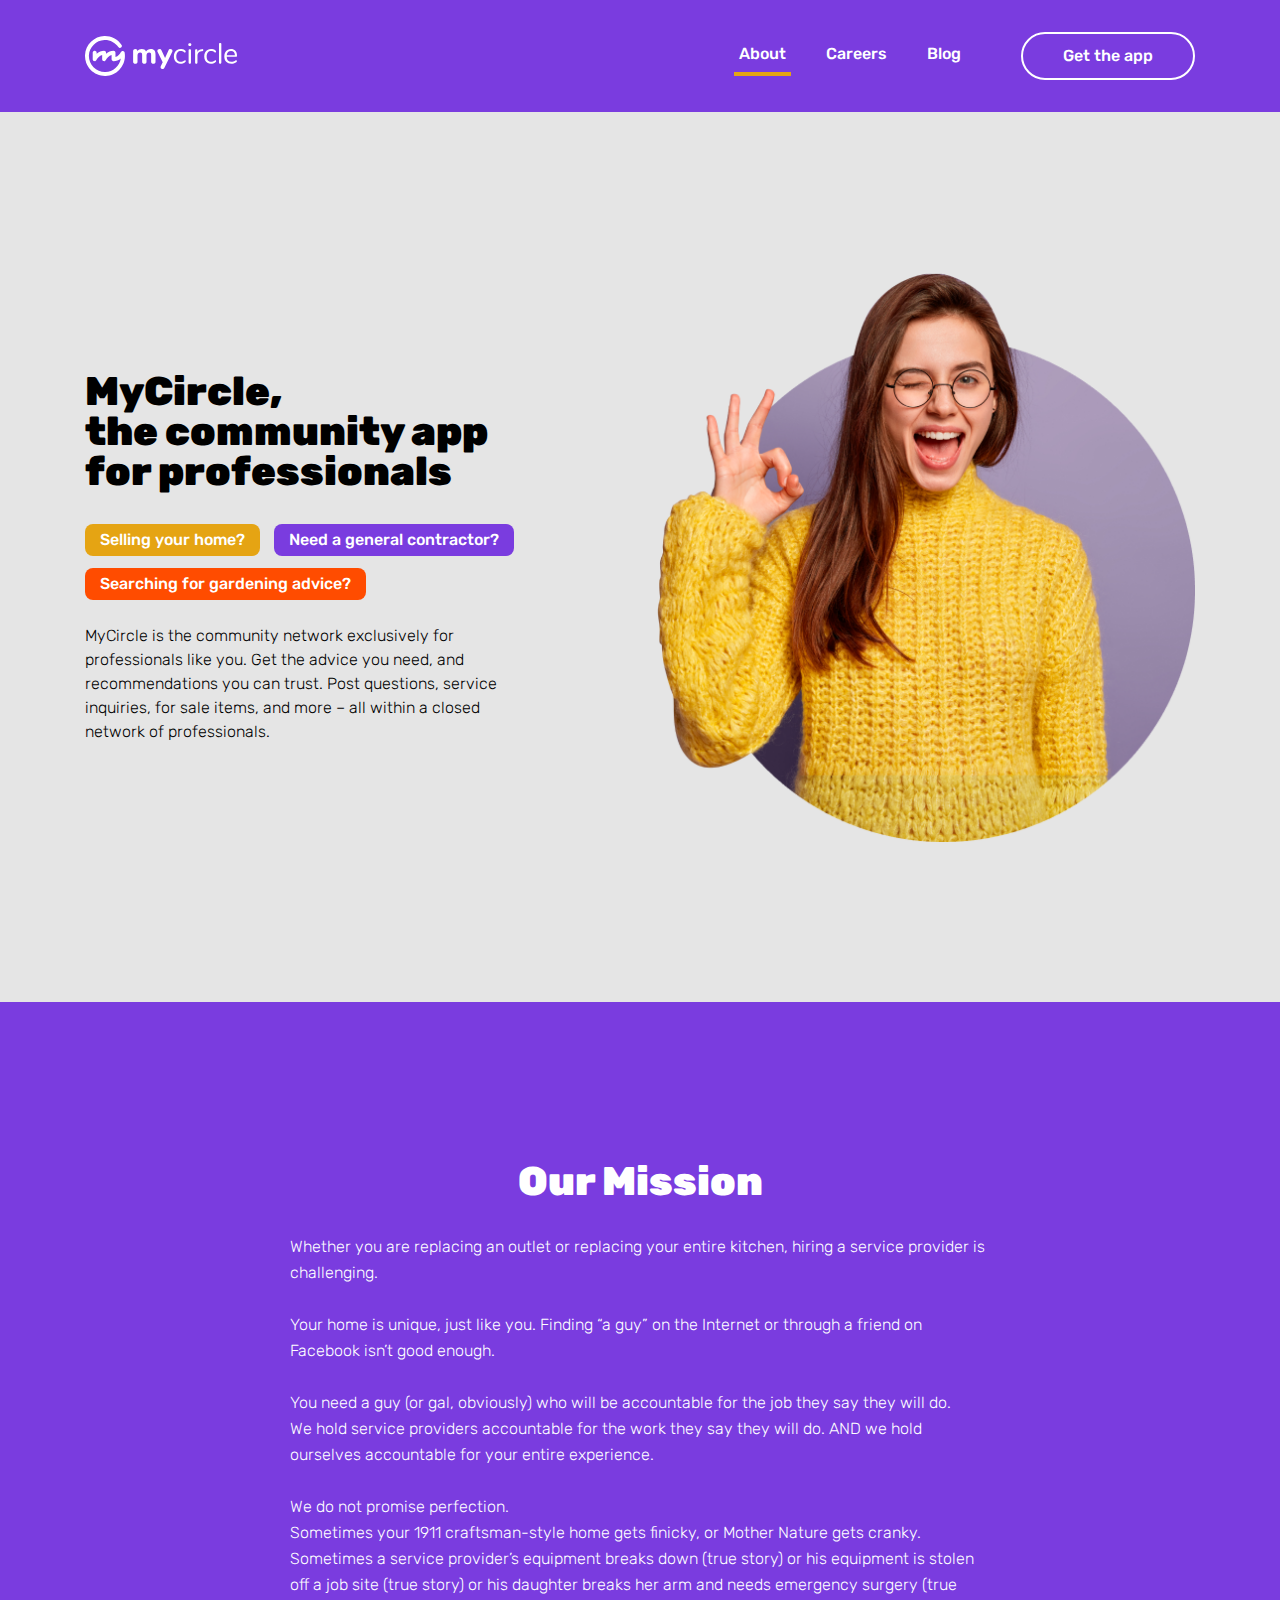
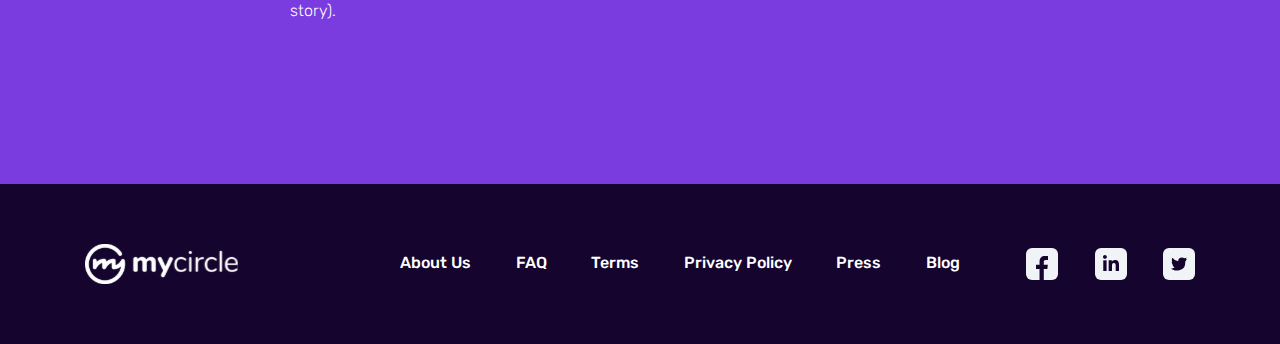
<file: about_us.html>
<!DOCTYPE html>
<html>

<head>
	<title>About</title>
	<meta charset="UTF-8">
	<meta name="viewport" content="width=device-width, initial-scale=1.0">
	<link rel="stylesheet" href="https://maxcdn.bootstrapcdn.com/font-awesome/4.7.0/css/font-awesome.min.css">


	<link rel="stylesheet" href="https://stackpath.bootstrapcdn.com/bootstrap/4.3.1/css/bootstrap.min.css"
		integrity="sha384-ggOyR0iXCbMQv3Xipma34MD+dH/1fQ784/j6cY/iJTQUOhcWr7x9JvoRxT2MZw1T" crossorigin="anonymous">

	<script src="https://code.jquery.com/jquery-3.4.1.js"
		integrity="sha256-WpOohJOqMqqyKL9FccASB9O0KwACQJpFTUBLTYOVvVU=" crossorigin="anonymous"></script>
	<script src="https://cdnjs.cloudflare.com/ajax/libs/popper.js/1.14.7/umd/popper.min.js"
		integrity="sha384-UO2eT0CpHqdSJQ6hJty5KVphtPhzWj9WO1clHTMGa3JDZwrnQq4sF86dIHNDz0W1" crossorigin="anonymous">
	</script>
	<script src="https://stackpath.bootstrapcdn.com/bootstrap/4.3.1/js/bootstrap.min.js"
		integrity="sha384-JjSmVgyd0p3pXB1rRibZUAYoIIy6OrQ6VrjIEaFf/nJGzIxFDsf4x0xIM+B07jRM" crossorigin="anonymous">
	</script>
	<link href="https://maxcdn.bootstrapcdn.com/bootstrap/4.0.0-beta.2/css/bootstrap.min.css" rel="stylesheet" />


	<link rel="stylesheet" href="css/style.css">
	<link rel="stylesheet" href="css/responsive.css">

</head>

<body>

	<!--Navbar blue-->
	<nav class="navbar navbar-expand-lg navbar-dark teal mb-4">
		<div class="container">

			<button class="navbar-toggler collapsed" type="button" data-toggle="collapse"
				data-target="#navbarSupportedContent" aria-controls="navbarSupportedContent" aria-expanded="false"
				aria-label="Toggle navigation">
				<div class="hamb_lines">
					<div class="l1"></div>
					<div class="l2"></div>
					<div class="l3"></div>
				</div>
			</button>
			<a class="navbar-brand" href="index.html"><img src="img/logo.svg" alt=""></a>


			<div class="collapse navbar-collapse" id="navbarSupportedContent">
				<ul class="navbar-nav mr-auto">

				</ul>
				<ul class="navbar-nav mr-right">
					<li class="nav-item active">
						<a class="nav-link" href="about_us.html">About</a>
					</li>
					<li class="nav-item">
						<a class="nav-link" href="careers.html">Careers</a>
					</li>
					<li class="nav-item">
						<a class="nav-link" href="blog.html">Blog</a>
					</li>
					<li class="nav-item">
						<a class="nav-link gettheapp" href="#">Get the app</a>
					</li>
				</ul>

			</div>
		</div>
	</nav>

	<div class="container-fluid about_us_s1">
		<div class="container">
			<div class="row">
				<div class="col-lg-6">
					<div class="cont">
						<h1>MyCircle, <br> the community app <br> for professionals </h1>
						<h2 class="yellowc">Selling your home?</h2>
						<h2 class="purplec">Need a general contractor?</h2>
						<h2 class="orangec">Searching for gardening advice?</h2>
						<p>MyCircle is the community network exclusively for professionals like you. Get the advice you
							need, and recommendations you can trust. Post questions, service inquiries, for sale items,
							and more – all within a closed network of professionals. </p>
					</div>
				</div>
				<div class="col-lg-6">
					<img src="img/about_us_s1_img.png" alt="">
				</div>
			</div>
		</div>
	</div>


	<div class="container-fluid about_us_s2">
		<div class="container">
			<div class="row">
				<div class="col-lg-12">
					<h1>Our Mission </h1>
					<p>Whether you are replacing an outlet or replacing your entire kitchen, hiring a service provider
						is challenging.
						<br><br>
						Your home is unique, just like you. Finding “a guy” on the Internet or through a friend on
						Facebook isn’t good enough.
						<br class="fordesktop">
						<br class="fordesktop">
						You need a guy (or gal, obviously) who will be accountable for the job they say they will
						do.<br>
						We hold service providers accountable for the work they say they will do. AND we hold ourselves
						accountable for your entire experience.
						<br><br>
						We do not promise perfection. <br>
						Sometimes your 1911 craftsman-style home gets finicky, or Mother Nature gets cranky. Sometimes a
						service provider’s equipment breaks down (true story) or his equipment is stolen off a job site
						(true story) or his daughter breaks her arm and needs emergency surgery (true story).</p>
				</div>
			</div>
		</div>
	</div>


<div class="container-fluid footer">
	<div class="container">
		<div class="row">
			<div class="col-12">
				<div class="cont">
					<a href="" class="logofooter"><img src="img/logofooter.svg" alt=""></a>
					<ul>
						<li><a href="about_us.html">About Us</a></li>
						<li><a href="faqs.html">FAQ</a></li>
						<li><a href="terms.html">Terms</a></li>
						<li><a href="terms.html">Privacy Policy</a></li>
						<li><a href="">Press</a></li>
						<li><a href="blog.html">Blog</a></li>
						<li class="sm"><a href=""><img src="img/fb.svg" alt=""><img src="img/fb_active.svg" class="activec" alt=""></a></li>
						<li class="sm"><a href=""><img src="img/in.svg" alt=""><img src="img/in_active.svg" class="activec" alt=""></a></li>
						<li class="sm"><a href=""><img src="img/tw.svg" alt=""><img src="img/tw_active.svg" class="activec" alt=""></a></li>
					</ul>
				</div>
			</div>
		</div>
	</div>
</div>



	<script>
		$(document).ready(function () {
			if ($(window).width() < 772) {
				$('#qanda_carousel').carousel({
					pause: true,
					interval: false
				});
			}
			$(window).resize(function () {
				if ($(window).width() < 772) {
					$('#qanda_carousel').carousel({
						pause: true,
						interval: false
					});
				}
			});
		});
	</script>
</body>

</html>
</file>
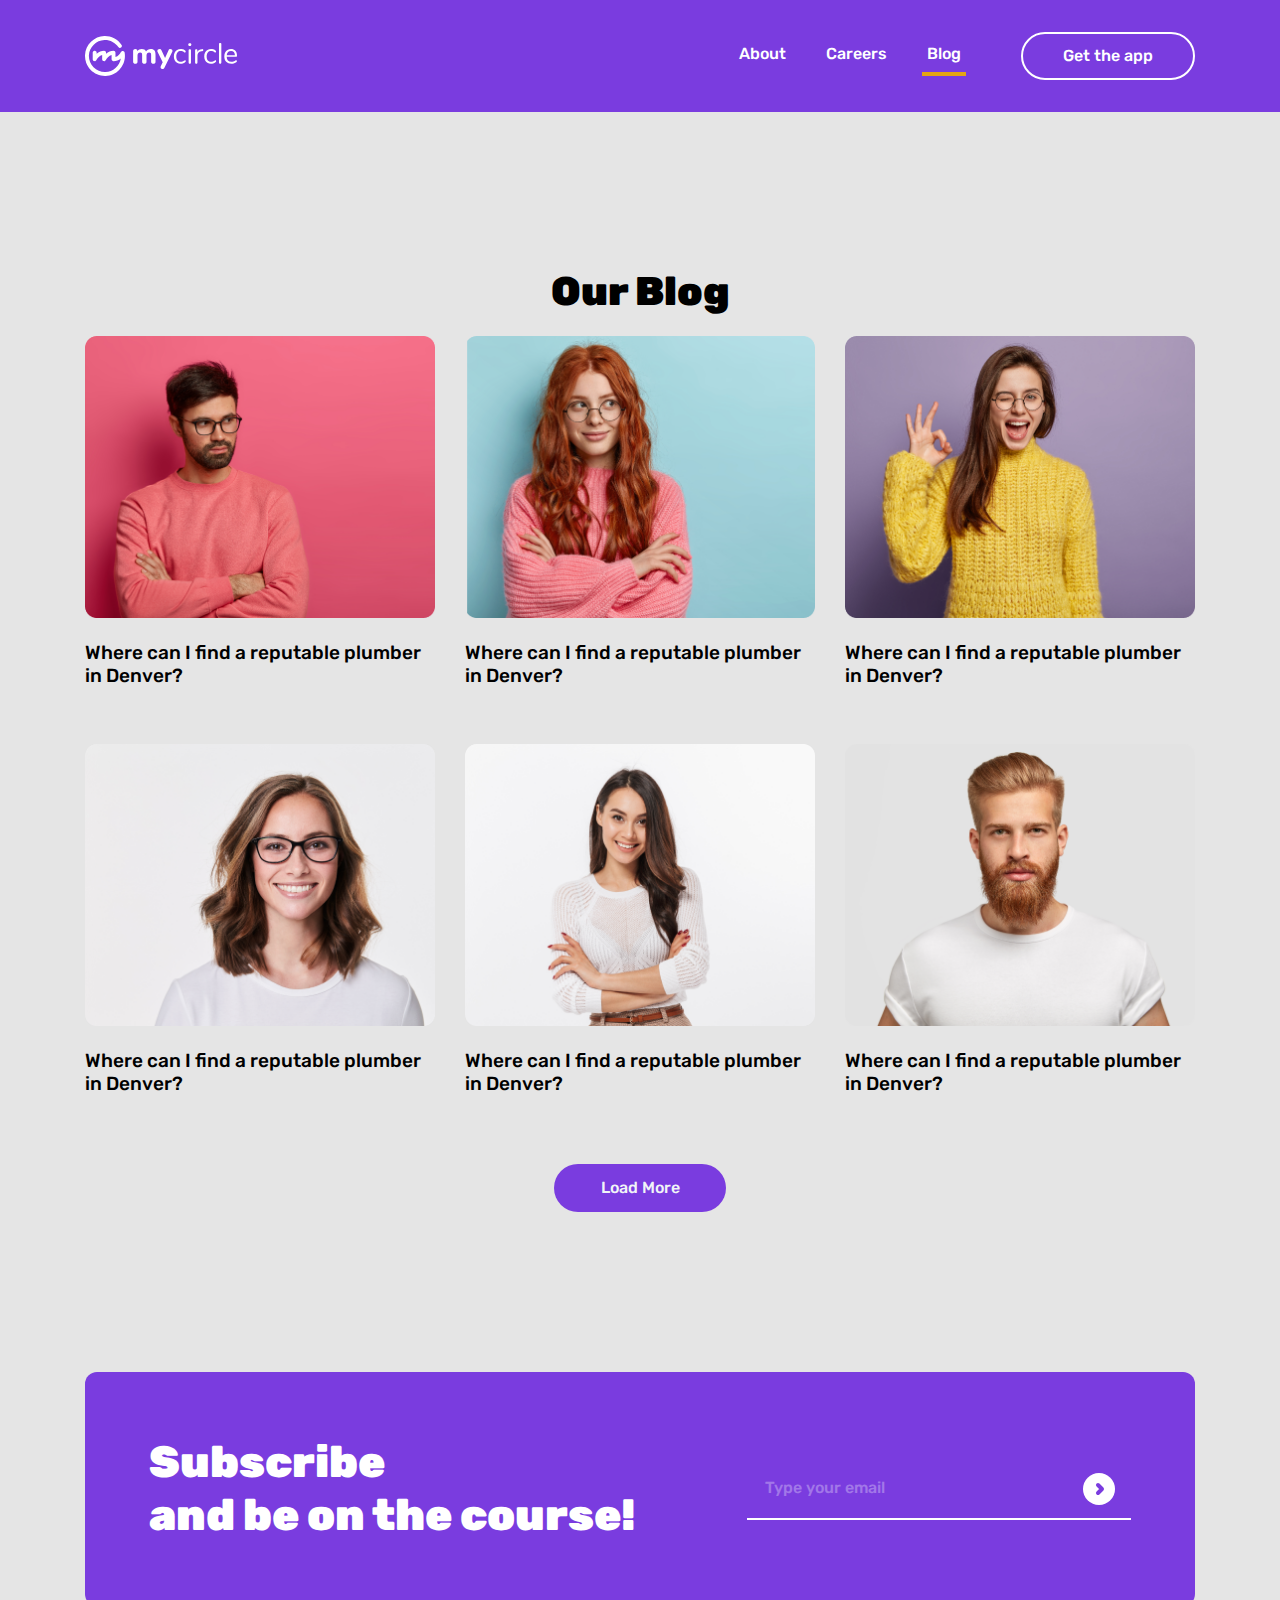
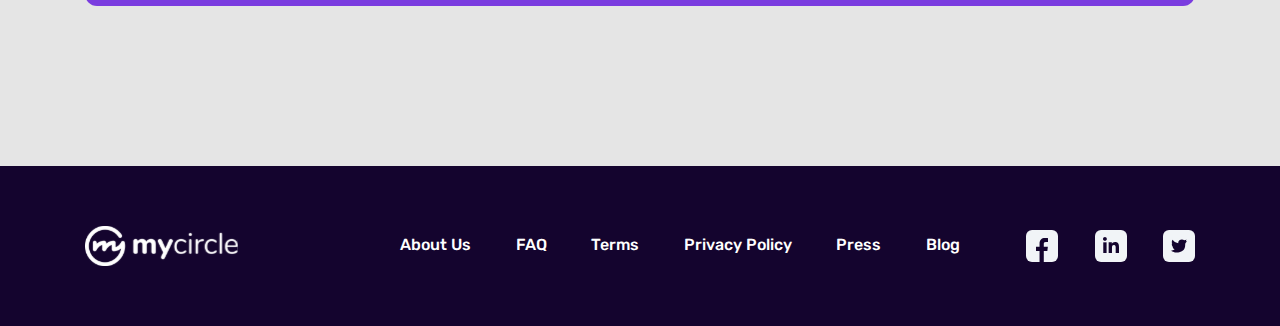
<file: blog.html>
<!DOCTYPE html>
<html>

<head>
	<title>Blog</title>
	<meta charset="UTF-8">
	<meta name="viewport" content="width=device-width, initial-scale=1.0">
	<link rel="stylesheet" href="https://maxcdn.bootstrapcdn.com/font-awesome/4.7.0/css/font-awesome.min.css">


	<link rel="stylesheet" href="https://stackpath.bootstrapcdn.com/bootstrap/4.3.1/css/bootstrap.min.css"
		integrity="sha384-ggOyR0iXCbMQv3Xipma34MD+dH/1fQ784/j6cY/iJTQUOhcWr7x9JvoRxT2MZw1T" crossorigin="anonymous">

	<script src="https://code.jquery.com/jquery-3.4.1.js"
		integrity="sha256-WpOohJOqMqqyKL9FccASB9O0KwACQJpFTUBLTYOVvVU=" crossorigin="anonymous"></script>
	<script src="https://cdnjs.cloudflare.com/ajax/libs/popper.js/1.14.7/umd/popper.min.js"
		integrity="sha384-UO2eT0CpHqdSJQ6hJty5KVphtPhzWj9WO1clHTMGa3JDZwrnQq4sF86dIHNDz0W1" crossorigin="anonymous">
	</script>
	<script src="https://stackpath.bootstrapcdn.com/bootstrap/4.3.1/js/bootstrap.min.js"
		integrity="sha384-JjSmVgyd0p3pXB1rRibZUAYoIIy6OrQ6VrjIEaFf/nJGzIxFDsf4x0xIM+B07jRM" crossorigin="anonymous">
	</script>
	<link href="https://maxcdn.bootstrapcdn.com/bootstrap/4.0.0-beta.2/css/bootstrap.min.css" rel="stylesheet" />


	<link rel="stylesheet" href="css/style.css">
	<link rel="stylesheet" href="css/responsive.css">

</head>

<body>

	<!--Navbar blue-->
	<nav class="navbar navbar-expand-lg navbar-dark teal mb-4">
		<div class="container">

			<button class="navbar-toggler collapsed" type="button" data-toggle="collapse"
				data-target="#navbarSupportedContent" aria-controls="navbarSupportedContent" aria-expanded="false"
				aria-label="Toggle navigation">
				<div class="hamb_lines">
					<div class="l1"></div>
					<div class="l2"></div>
					<div class="l3"></div>
				</div>
			</button>
			<a class="navbar-brand" href="index.html"><img src="img/logo.svg" alt=""></a>


			<div class="collapse navbar-collapse" id="navbarSupportedContent">
				<ul class="navbar-nav mr-auto">

				</ul>
				<ul class="navbar-nav mr-right">
					<li class="nav-item">
						<a class="nav-link" href="about_us.html">About</a>
					</li>
					<li class="nav-item">
						<a class="nav-link" href="careers.html">Careers</a>
					</li>
					<li class="nav-item active">
						<a class="nav-link" href="blog.html">Blog</a>
					</li>
					<li class="nav-item">
						<a class="nav-link gettheapp" href="#">Get the app</a>
					</li>
				</ul>

			</div>
		</div>
	</nav>

	<div class="container-fluid blogv1_s1">
		<div class="container">
			<div class="row">
				<div class="col-lg-12">
					<h1>Our Blog</h1>

					<div class="boxes">
						<div class="row">
							<div class="col-sm-12 col-lg-4 col-md-6">
								<a href="blog_post.html">
									<div class="box">
										<img src="img/blog_img1.png" alt="">
										<h3>Where can I find a reputable plumber in Denver?</h3>
									</div>
								</a>
							</div>
							<div class="col-sm-12 col-lg-4 col-md-6">
								<a href="blog_post.html">
									<div class="box">
										<img src="img/blog_img2.png" alt="">
										<h3>Where can I find a reputable plumber in Denver?</h3>
									</div>
								</a>
							</div>
							<div class="col-sm-12 col-lg-4 col-md-6">
								<a href="blog_post.html">
									<div class="box">
										<img src="img/blog_img3.png" alt="">
										<h3>Where can I find a reputable plumber in Denver?</h3>
									</div>
								</a>
							</div>
							<div class="col-sm-12 col-lg-4 col-md-6">
								<a href="blog_post.html">
									<div class="box">
										<img src="img/blog_img4.png" alt="">
										<h3>Where can I find a reputable plumber in Denver?</h3>
									</div>
								</a>
							</div>
							<div class="col-sm-12 col-lg-4 col-md-6">
								<a href="blog_post.html">
									<div class="box">
										<img src="img/blog_img5.png" alt="">
										<h3>Where can I find a reputable plumber in Denver?</h3>
									</div>
								</a>
							</div>
							<div class="col-sm-12 col-lg-4 col-md-6">
								<a href="blog_post.html">
									<div class="box">
										<img src="img/blog_img6.png" alt="">
										<h3>Where can I find a reputable plumber in Denver?</h3>
									</div>
								</a>
							</div>
							<div class="col-12">
								<div class="purple_btn">
									<a href="">Load More</a>
								</div>
							</div>
						</div>

						<div class="subscribe">
							<div class="row">
								<div class="col-lg-7">
									<h2>Subscribe <br> and be on the course!</h2>
								</div>
								<div class="col-lg-5">
									<form action="">
										<input type="email" placeholder="Type your email" required>
										<button><img src="img/sub_icon.svg" alt=""></button>
									</form>
								</div>
							</div>
						</div>
					</div>
				</div>
			</div>
		</div>
	</div>



<div class="container-fluid footer">
	<div class="container">
		<div class="row">
			<div class="col-12">
				<div class="cont">
					<a href="" class="logofooter"><img src="img/logofooter.svg" alt=""></a>
					<ul>
						<li><a href="about_us.html">About Us</a></li>
						<li><a href="faqs.html">FAQ</a></li>
						<li><a href="terms.html">Terms</a></li>
						<li><a href="terms.html">Privacy Policy</a></li>
						<li><a href="">Press</a></li>
						<li><a href="blog.html">Blog</a></li>
						<li class="sm"><a href=""><img src="img/fb.svg" alt=""><img src="img/fb_active.svg" class="activec" alt=""></a></li>
						<li class="sm"><a href=""><img src="img/in.svg" alt=""><img src="img/in_active.svg" class="activec" alt=""></a></li>
						<li class="sm"><a href=""><img src="img/tw.svg" alt=""><img src="img/tw_active.svg" class="activec" alt=""></a></li>
					</ul>
				</div>
			</div>
		</div>
	</div>
</div>


	<script>
		$(document).ready(function () {
			if ($(window).width() < 772) {
				$('#qanda_carousel').carousel({
					pause: true,
					interval: false
				});
			}
			$(window).resize(function () {
				if ($(window).width() < 772) {
					$('#qanda_carousel').carousel({
						pause: true,
						interval: false
					});
				}
			});
		});
	</script>
</body>

</html>
</file>
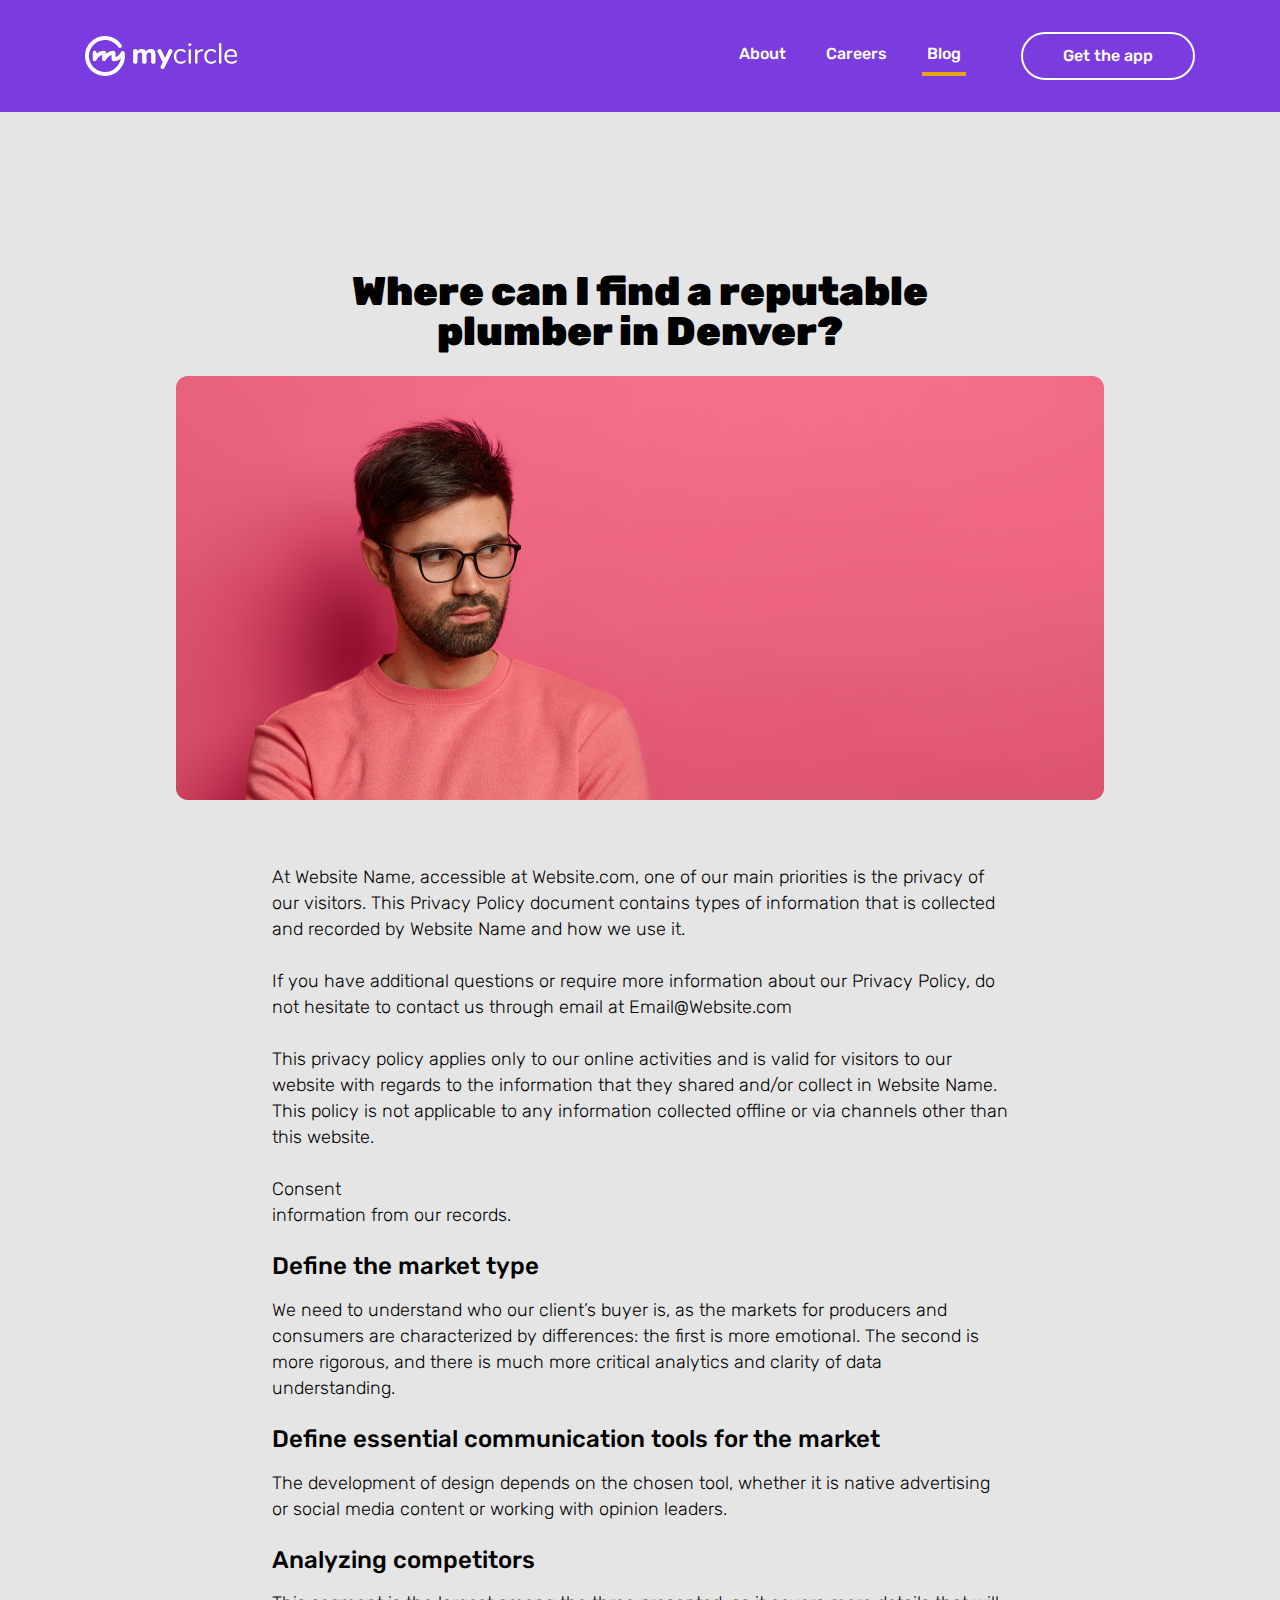
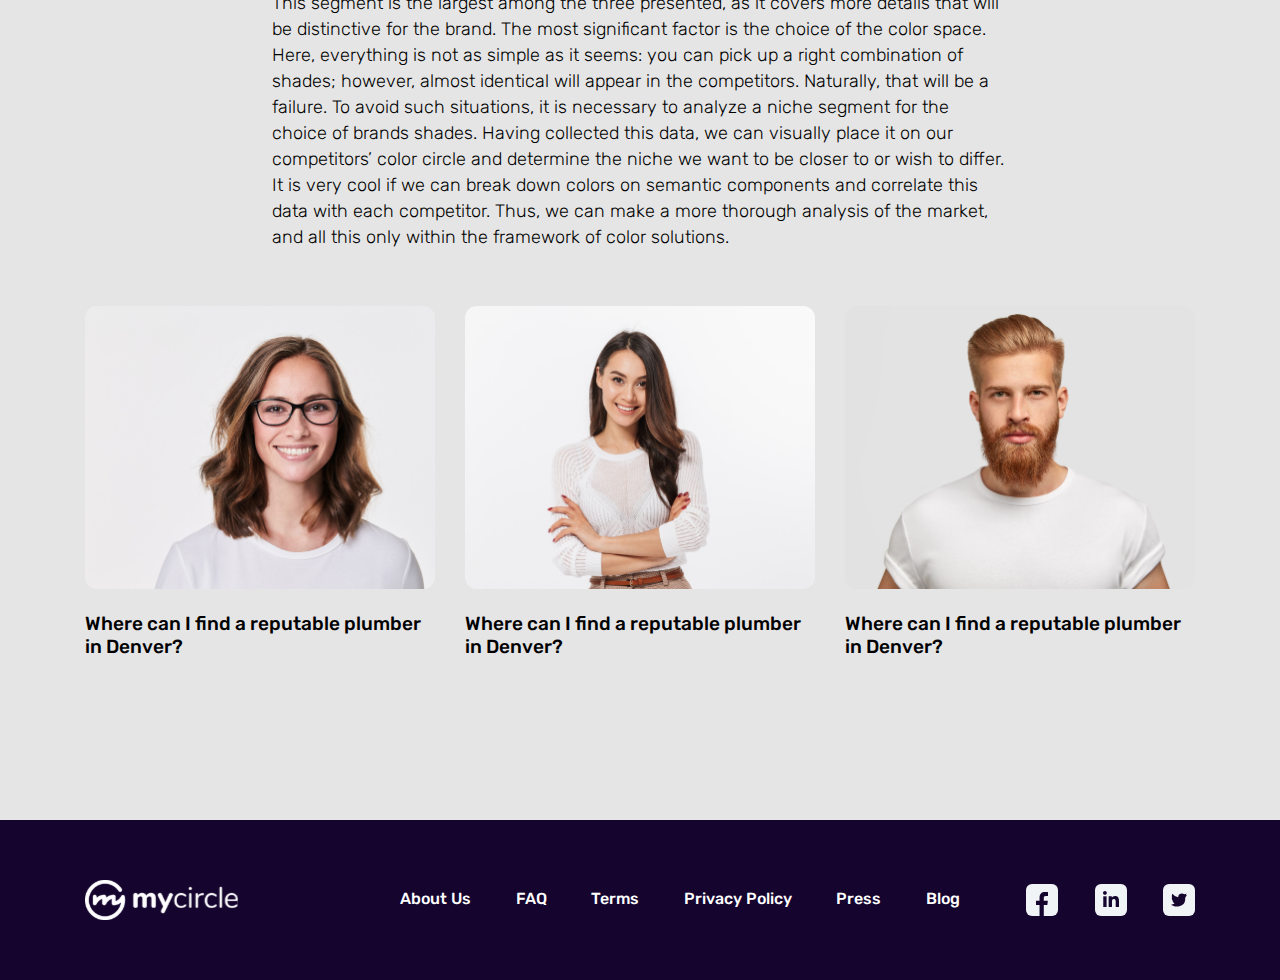
<file: blog_post.html>
<!DOCTYPE html>
<html>

<head>
  <title>Blog Post</title>
  <meta charset="UTF-8">
  <meta name="viewport" content="width=device-width, initial-scale=1.0">
  <link rel="stylesheet" href="https://maxcdn.bootstrapcdn.com/font-awesome/4.7.0/css/font-awesome.min.css">


  <link rel="stylesheet" href="https://stackpath.bootstrapcdn.com/bootstrap/4.3.1/css/bootstrap.min.css"
    integrity="sha384-ggOyR0iXCbMQv3Xipma34MD+dH/1fQ784/j6cY/iJTQUOhcWr7x9JvoRxT2MZw1T" crossorigin="anonymous">

  <script src="https://code.jquery.com/jquery-3.4.1.js" integrity="sha256-WpOohJOqMqqyKL9FccASB9O0KwACQJpFTUBLTYOVvVU="
    crossorigin="anonymous"></script>
  <script src="https://cdnjs.cloudflare.com/ajax/libs/popper.js/1.14.7/umd/popper.min.js"
    integrity="sha384-UO2eT0CpHqdSJQ6hJty5KVphtPhzWj9WO1clHTMGa3JDZwrnQq4sF86dIHNDz0W1" crossorigin="anonymous">
  </script>
  <script src="https://stackpath.bootstrapcdn.com/bootstrap/4.3.1/js/bootstrap.min.js"
    integrity="sha384-JjSmVgyd0p3pXB1rRibZUAYoIIy6OrQ6VrjIEaFf/nJGzIxFDsf4x0xIM+B07jRM" crossorigin="anonymous">
  </script>
  <link href="https://maxcdn.bootstrapcdn.com/bootstrap/4.0.0-beta.2/css/bootstrap.min.css" rel="stylesheet" />


  <link rel="stylesheet" href="css/style.css">
  <link rel="stylesheet" href="css/responsive.css">

</head>

<body>

  <!--Navbar blue-->
  <nav class="navbar navbar-expand-lg navbar-dark teal mb-4">
    <div class="container">

      <button class="navbar-toggler collapsed" type="button" data-toggle="collapse"
        data-target="#navbarSupportedContent" aria-controls="navbarSupportedContent" aria-expanded="false"
        aria-label="Toggle navigation">
        <div class="hamb_lines">
          <div class="l1"></div>
          <div class="l2"></div>
          <div class="l3"></div>
        </div>
      </button>
      <a class="navbar-brand" href="index.html"><img src="img/logo.svg" alt=""></a>


      <div class="collapse navbar-collapse" id="navbarSupportedContent">
        <ul class="navbar-nav mr-auto">

        </ul>
        <ul class="navbar-nav mr-right">
          <li class="nav-item">
            <a class="nav-link" href="about_us.html">About</a>
          </li>
          <li class="nav-item">
            <a class="nav-link" href="careers.html">Careers</a>
          </li>
          <li class="nav-item active">
            <a class="nav-link" href="blog.html">Blog</a>
          </li>
          <li class="nav-item">
            <a class="nav-link gettheapp" href="#">Get the app</a>
          </li>
        </ul>

      </div>
    </div>
  </nav>

  <div class="container-fluid blog_post">
    <div class="container">
      <div class="row">
        <div class="col-12">
          <h1>Where can I find a reputable plumber in Denver?</h1>
          <img src="img/blogpost_img1.png" class="fordesktop" alt="">
          <img src="img/blogpost_img1_phone.png" class="forphone" alt="">
          <div class="cont">
            <p>
              At Website Name, accessible at Website.com, one of our main priorities is the privacy of our visitors.
              This Privacy Policy document contains types of information that is collected and recorded by Website Name
              and how we use it.
              <br><br>
              If you have additional questions or require more information about our Privacy Policy, do not hesitate to
              contact us through email at Email@Website.com
              <br><br>
              This privacy policy applies only to our online activities and is valid for visitors to our website with
              regards to the information that they shared and/or collect in Website Name. This policy is not applicable
              to any information collected offline or via channels other than this website.
              <br><br>
              Consent
              <br>
              information from our records.
            </p>
            <h2>Define the market type</h2>
            <p>We need to understand who our client’s buyer is, as the markets for producers and consumers are
              characterized by differences: the first is more emotional. The second is more rigorous, and there is much
              more critical analytics and clarity of data understanding. </p>
            <h2>Define essential communication tools for the market</h2>
            <p>The development of design depends on the chosen tool, whether it is native advertising or social media
              content or working with opinion leaders. </p>
            <h2>Analyzing competitors</h2>
            <p>This segment is the largest among the three presented, as it covers more details that will be distinctive
              for the brand. The most significant factor is the choice of the color space. Here, everything is not as
              simple as it seems: you can pick up a right combination of shades; however, almost identical will appear
              in the competitors. Naturally, that will be a failure. To avoid such situations, it is necessary to
              analyze a niche segment for the choice of brands shades. Having collected this data, we can visually place
              it on our competitors’ color circle and determine the niche we want to be closer to or wish to differ. It
              is very cool if we can break down colors on semantic components and correlate this data with each
              competitor. Thus, we can make a more thorough analysis of the market, and all this only within the
              framework of color solutions. </p>
          </div>
        </div>

        <div class="col-12">
          <div class="boxes">
            <div class="row">
              <div class="col-sm-12 col-lg-4 col-md-6">
                <a href="">
                  <div class="box">
                    <img src="img/blog_img4.png" alt="">
                    <h3>Where can I find a reputable plumber in Denver?</h3>
                  </div>
                </a>
              </div>
              <div class="col-sm-12 col-lg-4 col-md-6">
                <a href="">
                  <div class="box">
                    <img src="img/blog_img5.png" alt="">
                    <h3>Where can I find a reputable plumber in Denver?</h3>
                  </div>
                </a>
              </div>
              <div class="col-sm-12 col-lg-4 col-md-6">
                <a href="">
                  <div class="box">
                    <img src="img/blog_img6.png" alt="">
                    <h3>Where can I find a reputable plumber in Denver?</h3>
                  </div>
                </a>
              </div>
            </div>
          </div>
        </div>
      </div>
    </div>
  </div>



  <div class="container-fluid footer">
    <div class="container">
      <div class="row">
        <div class="col-12">
          <div class="cont">
            <a href="" class="logofooter"><img src="img/logofooter.svg" alt=""></a>
            <ul>
              <li><a href="about_us.html">About Us</a></li>
              <li><a href="faqs.html">FAQ</a></li>
              <li><a href="terms.html">Terms</a></li>
              <li><a href="terms.html">Privacy Policy</a></li>
              <li><a href="">Press</a></li>
              <li><a href="blog.html">Blog</a></li>
              <li class="sm"><a href=""><img src="img/fb.svg" alt=""><img src="img/fb_active.svg" class="activec" alt=""></a></li>
              <li class="sm"><a href=""><img src="img/in.svg" alt=""><img src="img/in_active.svg" class="activec" alt=""></a></li>
              <li class="sm"><a href=""><img src="img/tw.svg" alt=""><img src="img/tw_active.svg" class="activec" alt=""></a></li>
            </ul>
          </div>
        </div>
      </div>
    </div>
  </div>



  <script>
    $(document).ready(function () {
      if ($(window).width() < 772) {
        $('#qanda_carousel').carousel({
          pause: true,
          interval: false
        });
      }
      $(window).resize(function () {
        if ($(window).width() < 772) {
          $('#qanda_carousel').carousel({
            pause: true,
            interval: false
          });
        }
      });
    });
  </script>
</body>

</html>
</file>
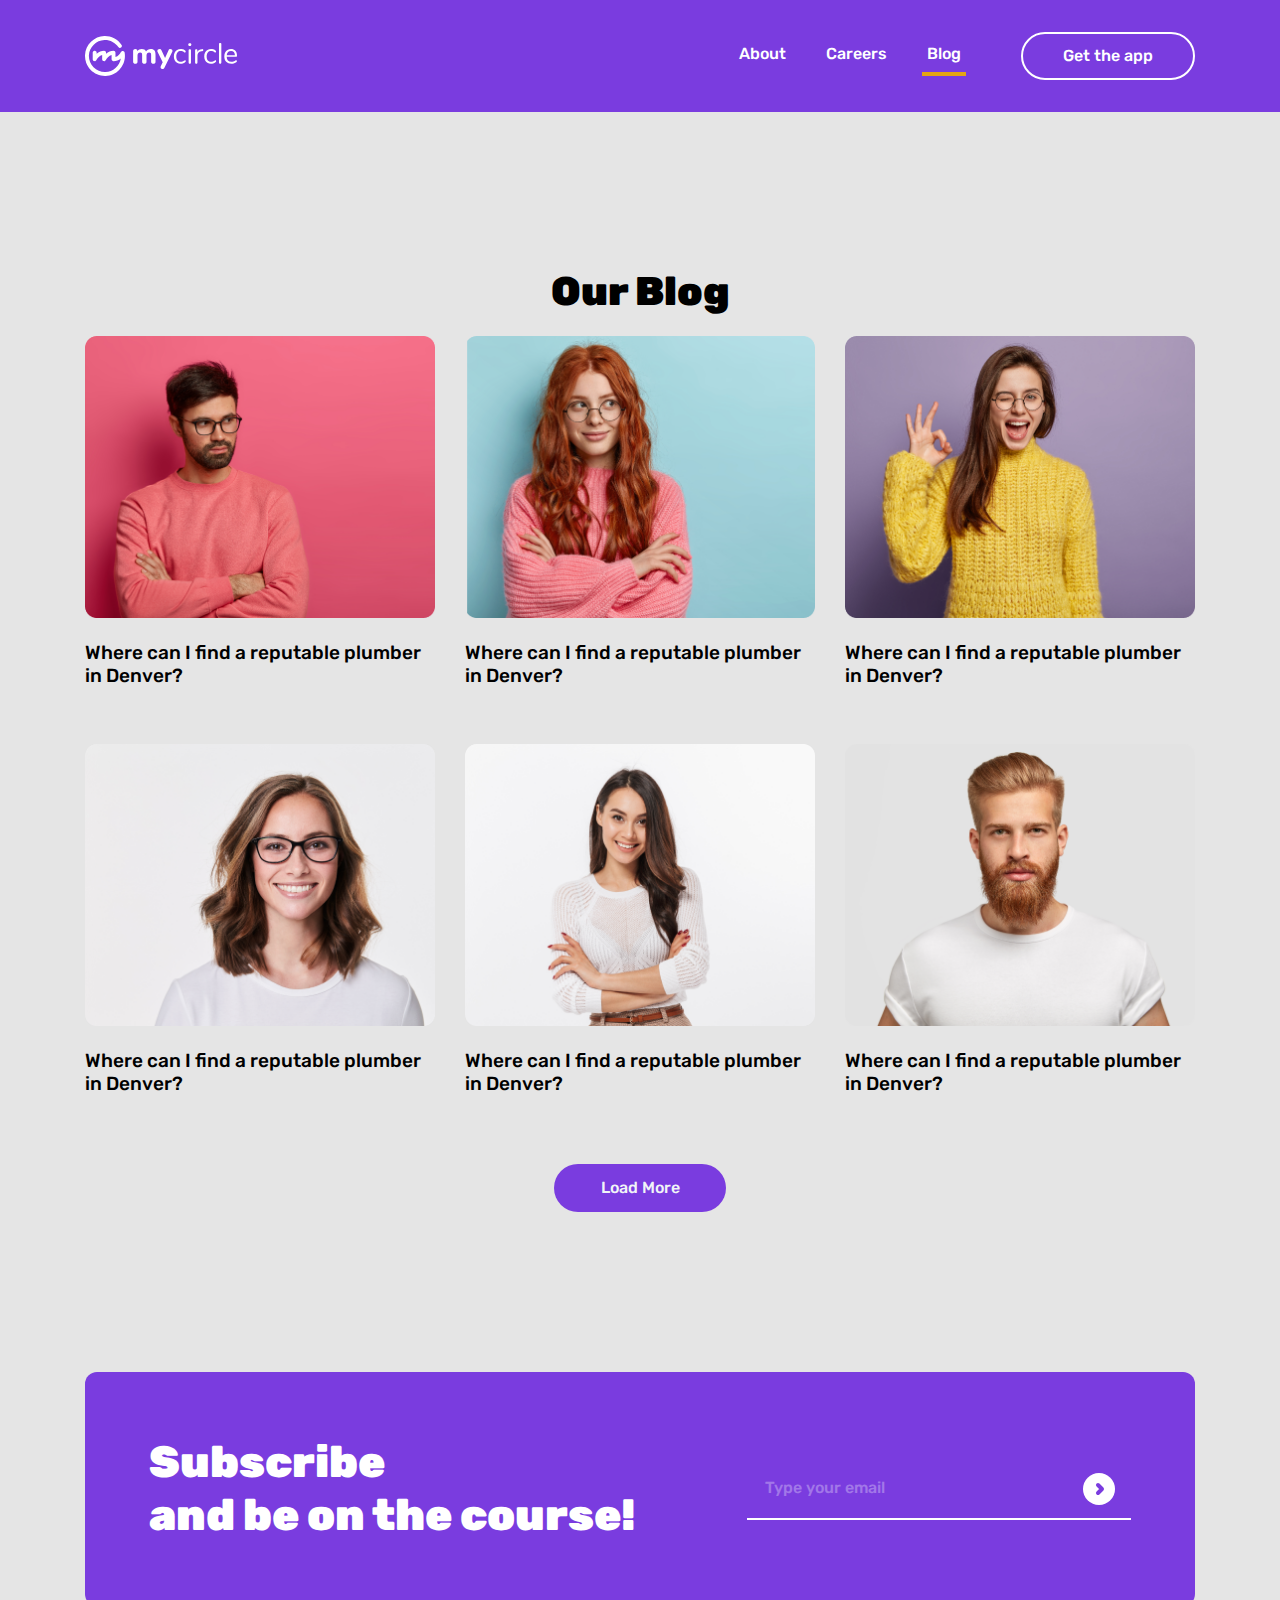
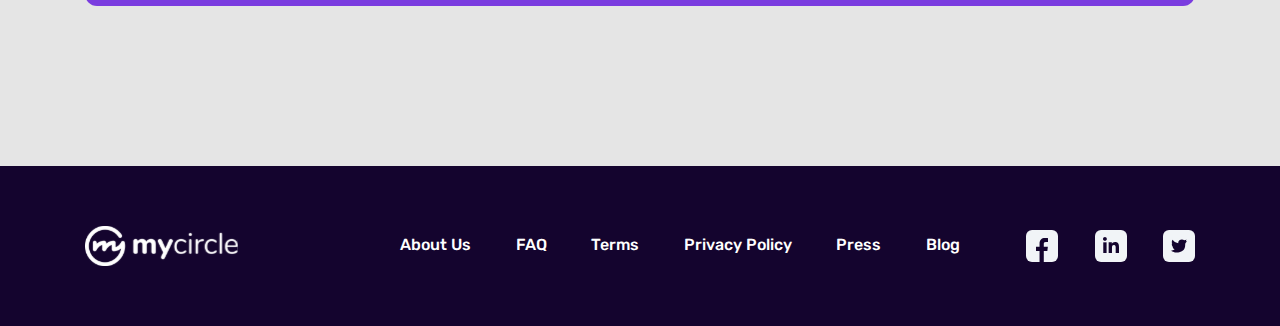
<file: blog_ver1.html>
<!DOCTYPE html><html><head>	<title>Mycircle</title>    <meta charset="UTF-8">    <meta name="viewport" content="width=device-width, initial-scale=1.0">    <link rel="stylesheet" href="https://maxcdn.bootstrapcdn.com/font-awesome/4.7.0/css/font-awesome.min.css">	<link rel="stylesheet" href="https://stackpath.bootstrapcdn.com/bootstrap/4.3.1/css/bootstrap.min.css" integrity="sha384-ggOyR0iXCbMQv3Xipma34MD+dH/1fQ784/j6cY/iJTQUOhcWr7x9JvoRxT2MZw1T" crossorigin="anonymous">	<script  src="https://code.jquery.com/jquery-3.4.1.js"  integrity="sha256-WpOohJOqMqqyKL9FccASB9O0KwACQJpFTUBLTYOVvVU="  crossorigin="anonymous"></script>	<script src="https://cdnjs.cloudflare.com/ajax/libs/popper.js/1.14.7/umd/popper.min.js" integrity="sha384-UO2eT0CpHqdSJQ6hJty5KVphtPhzWj9WO1clHTMGa3JDZwrnQq4sF86dIHNDz0W1" crossorigin="anonymous"></script>	<script src="https://stackpath.bootstrapcdn.com/bootstrap/4.3.1/js/bootstrap.min.js" integrity="sha384-JjSmVgyd0p3pXB1rRibZUAYoIIy6OrQ6VrjIEaFf/nJGzIxFDsf4x0xIM+B07jRM" crossorigin="anonymous"></script>	<link href="https://maxcdn.bootstrapcdn.com/bootstrap/4.0.0-beta.2/css/bootstrap.min.css" rel="stylesheet" />	<link rel="stylesheet" href="css/style.css">	<link rel="stylesheet" href="css/responsive.css"></head><body><!--Navbar blue--><nav class="navbar navbar-expand-lg navbar-dark teal mb-4">    <div class="container">    	    	<button class="navbar-toggler collapsed" type="button" data-toggle="collapse" data-target="#navbarSupportedContent" aria-controls="navbarSupportedContent" aria-expanded="false" aria-label="Toggle navigation">    	    <div class="hamb_lines">    	        <div class="l1"></div>    	        <div class="l2"></div>    	        <div class="l3"></div>    	    </div>    	</button>    	<a class="navbar-brand" href="index.html"><img src="img/logo.svg" alt=""></a>    	<div class="collapse navbar-collapse" id="navbarSupportedContent">    	    <ul class="navbar-nav mr-auto">    	            	    </ul>    	    <ul class="navbar-nav mr-right">    	        <li class="nav-item">    	            <a class="nav-link" href="about_us.html">About</a>    	        </li>    	        <li class="nav-item">    	            <a class="nav-link" href="careers.html">Careers</a>    	        </li>    	        <li class="nav-item active">    	            <a class="nav-link" href="blog.html">Blog</a>    	        </li>    	        <li class="nav-item">    	            <a class="nav-link gettheapp" href="#">Get the app</a>    	        </li>    	    </ul>    	        	</div>    </div></nav><div class="container-fluid blogv1_s1">	<div class="container">		<div class="row">			<div class="col-lg-12">				<h1>Our Blog</h1>				<div class="boxes">					<div class="row">						<div class="col-sm-12 col-lg-4 col-md-6">							<a href="">								<div class="box">									<img src="img/blog_img1.png" alt="">									<h3>Where can I find a reputable plumber in Denver?</h3>								</div>							</a>						</div>						<div class="col-sm-12 col-lg-4 col-md-6">							<a href="">								<div class="box">									<img src="img/blog_img2.png" alt="">									<h3>Where can I find a reputable plumber in Denver?</h3>								</div>							</a>						</div>						<div class="col-sm-12 col-lg-4 col-md-6">							<a href="">								<div class="box">									<img src="img/blog_img3.png" alt="">									<h3>Where can I find a reputable plumber in Denver?</h3>								</div>							</a>						</div>						<div class="col-sm-12 col-lg-4 col-md-6">							<a href="">								<div class="box">									<img src="img/blog_img4.png" alt="">									<h3>Where can I find a reputable plumber in Denver?</h3>								</div>							</a>						</div>						<div class="col-sm-12 col-lg-4 col-md-6">							<a href="">								<div class="box">									<img src="img/blog_img5.png" alt="">									<h3>Where can I find a reputable plumber in Denver?</h3>								</div>							</a>						</div>						<div class="col-sm-12 col-lg-4 col-md-6">							<a href="">								<div class="box">									<img src="img/blog_img6.png" alt="">									<h3>Where can I find a reputable plumber in Denver?</h3>								</div>							</a>						</div>						<div class="col-12">							<div class="purple_btn">								<a href="">Load More</a>							</div>						</div>					</div>					<div class="subscribe">						<div class="row">							<div class="col-lg-7">								<h2>Subscribe <br> and be on the course!</h2>							</div>							<div class="col-lg-5">								<form action="">									<input type="email" placeholder="Type your email" required>									<button><img src="img/sub_icon.svg" alt=""></button>								</form>							</div>						</div>					</div>				</div>			</div>		</div>	</div></div>	<div class="container-fluid footer">		<div class="container">			<div class="row">				<div class="col-12">					<div class="cont">						<a href="" class="logofooter"><img src="img/logofooter.svg" alt=""></a>						<ul>							<li><a href="about_us.html">About Us</a></li>							<li><a href="faqs.html">FAQ</a></li>							<li><a href="terms.html">Terms</a></li>							<li><a href="terms.html">Privacy Policy</a></li>							<li><a href="">Press</a></li>							<li><a href="blog.html">Blog</a></li>							<li class="sm"><a href=""><img src="img/fb.svg" alt=""><img src="img/fb_active.svg" class="activec" alt=""></a></li>							<li class="sm"><a href=""><img src="img/in.svg" alt=""><img src="img/in_active.svg" class="activec" alt=""></a></li>							<li class="sm"><a href=""><img src="img/tw.svg" alt=""><img src="img/tw_active.svg" class="activec" alt=""></a></li>						</ul>					</div>				</div>			</div>		</div>	</div><script>$(document).ready(function(){    if ($(window).width() < 772) {       $('#qanda_carousel').carousel({           pause: true,           interval: false       });    }    $( window ).resize(function() {      if ($(window).width() < 772) {         $('#qanda_carousel').carousel({             pause: true,             interval: false         });      }    });});</script></body></html>
</file>
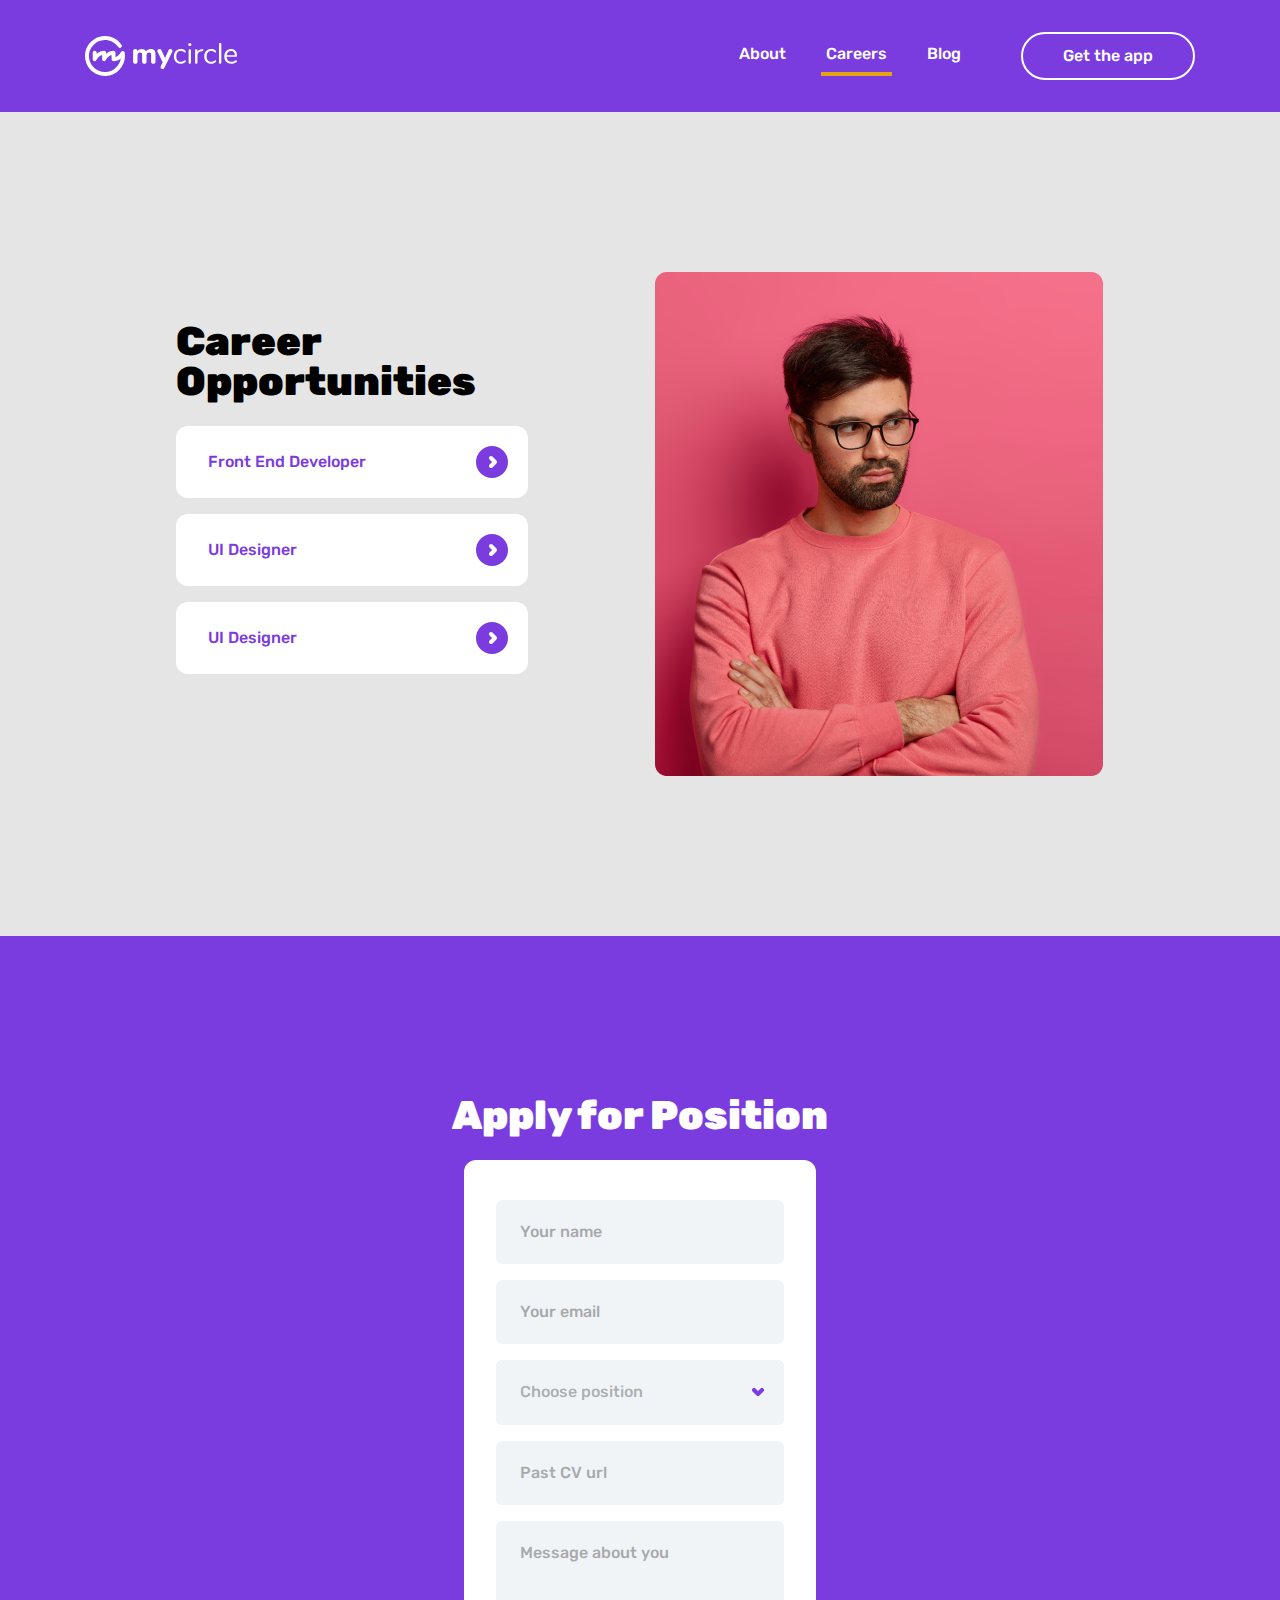
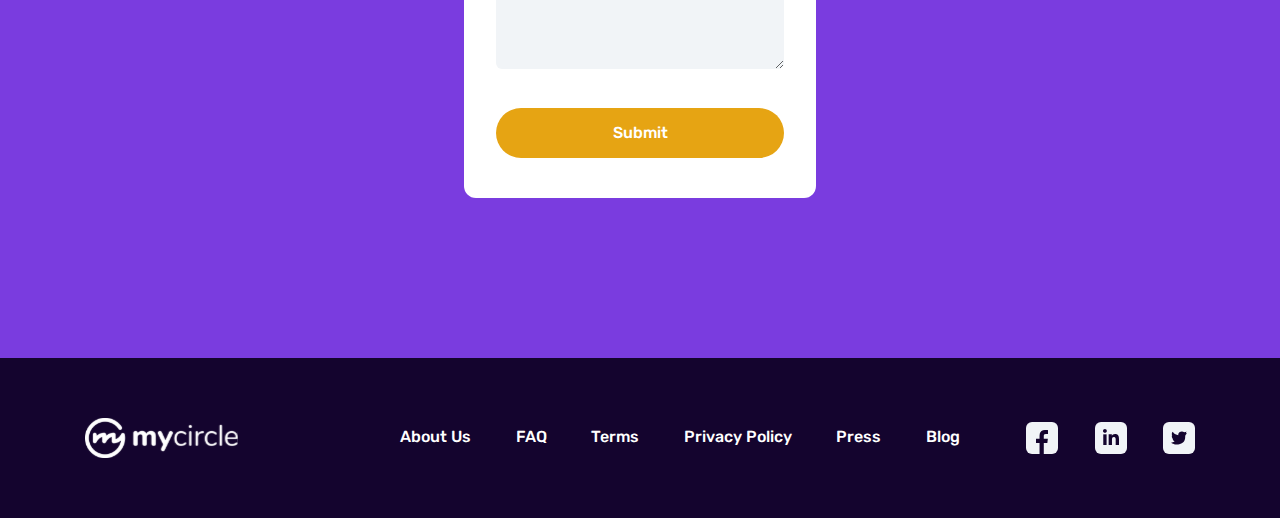
<file: careers.html>
<!DOCTYPE html>
<html>

<head>
  <title>Careers</title>
  <meta charset="UTF-8">
  <meta name="viewport" content="width=device-width, initial-scale=1.0">
  <link rel="stylesheet" href="https://maxcdn.bootstrapcdn.com/font-awesome/4.7.0/css/font-awesome.min.css">


  <link rel="stylesheet" href="https://stackpath.bootstrapcdn.com/bootstrap/4.3.1/css/bootstrap.min.css"
    integrity="sha384-ggOyR0iXCbMQv3Xipma34MD+dH/1fQ784/j6cY/iJTQUOhcWr7x9JvoRxT2MZw1T" crossorigin="anonymous">

  <script src="https://code.jquery.com/jquery-3.4.1.js" integrity="sha256-WpOohJOqMqqyKL9FccASB9O0KwACQJpFTUBLTYOVvVU="
    crossorigin="anonymous"></script>
  <script src="https://cdnjs.cloudflare.com/ajax/libs/popper.js/1.14.7/umd/popper.min.js"
    integrity="sha384-UO2eT0CpHqdSJQ6hJty5KVphtPhzWj9WO1clHTMGa3JDZwrnQq4sF86dIHNDz0W1" crossorigin="anonymous">
  </script>
  <script src="https://stackpath.bootstrapcdn.com/bootstrap/4.3.1/js/bootstrap.min.js"
    integrity="sha384-JjSmVgyd0p3pXB1rRibZUAYoIIy6OrQ6VrjIEaFf/nJGzIxFDsf4x0xIM+B07jRM" crossorigin="anonymous">
  </script>
  <link href="https://maxcdn.bootstrapcdn.com/bootstrap/4.0.0-beta.2/css/bootstrap.min.css" rel="stylesheet" />


  <link rel="stylesheet" href="css/style.css">
  <link rel="stylesheet" href="css/responsive.css">

</head>

<body>

  <!--Navbar blue-->
  <nav class="navbar navbar-expand-lg navbar-dark teal mb-4">
    <div class="container">

      <button class="navbar-toggler collapsed" type="button" data-toggle="collapse"
        data-target="#navbarSupportedContent" aria-controls="navbarSupportedContent" aria-expanded="false"
        aria-label="Toggle navigation">
        <div class="hamb_lines">
          <div class="l1"></div>
          <div class="l2"></div>
          <div class="l3"></div>
        </div>
      </button>
      <a class="navbar-brand" href="index.html"><img src="img/logo.svg" alt=""></a>


      <div class="collapse navbar-collapse" id="navbarSupportedContent">
        <ul class="navbar-nav mr-auto">

        </ul>
        <ul class="navbar-nav mr-right">
          <li class="nav-item">
            <a class="nav-link" href="about_us.html">About</a>
          </li>
          <li class="nav-item active">
            <a class="nav-link" href="careers.html">Careers</a>
          </li>
          <li class="nav-item">
            <a class="nav-link" href="blog.html">Blog</a>
          </li>
          <li class="nav-item">
            <a class="nav-link gettheapp" href="#">Get the app</a>
          </li>
        </ul>

      </div>
    </div>
  </nav>

  <div class="container-fluid career_post">
    <div class="container">
      <div class="row">
        <div class="col-12">
          <div class="box">
            <div class="row">
              <div class="col-lg-6">
                <div class="cont">
                  <h1>Career Opportunities</h1>
                  <a href="careers_post.html">
                    Front End Developer
                    <img src="img/link_btn_career.svg" alt="">
                  </a>
                  <a href="careers_post.html">
                    UI Designer
                    <img src="img/link_btn_career.svg" alt="">
                  </a>
                  <a href="careers_post.html">
                    UI Designer
                    <img src="img/link_btn_career.svg" alt="">
                  </a>
                </div>
              </div>
              <div class="col-lg-6">
                <img src="img/career_img1.png" class="career_img1" alt="">
              </div>
            </div>
          </div>
        </div>
      </div>
    </div>
  </div>



  <div class="container-fluid career_s2">
    <div class="container">
      <div class="row">
        <div class="col-12">
          <h1>Apply <br class="forsmalldevice"> for Position</h1>
          <div class="apply_box">
            <form action="">
              <input type="text" placeholder="Your name" required>
              <input type="email" placeholder="Your email" required>
              <div class="custom-select">
                <select required>
                  <option value="">Choose position</option>
                  <option value="1">Front - end</option>
                  <option value="2">UI Designer</option>
                  <option value="3">UX Designer</option>
                  <option value="4">IOS Dev</option>
                </select>
              </div>
              <input type="text" placeholder="Past CV url" required>
              <textarea name="" placeholder="Message about you"></textarea>
              <button>Submit</button>
            </form>
          </div>
        </div>
      </div>
    </div>
  </div>





  <div class="container-fluid footer">
    <div class="container">
      <div class="row">
        <div class="col-12">
          <div class="cont">
            <a href="" class="logofooter"><img src="img/logofooter.svg" alt=""></a>
            <ul>
              <li><a href="about_us.html">About Us</a></li>
              <li><a href="faqs.html">FAQ</a></li>
              <li><a href="terms.html">Terms</a></li>
              <li><a href="terms.html">Privacy Policy</a></li>
              <li><a href="">Press</a></li>
              <li><a href="blog.html">Blog</a></li>
              <li class="sm"><a href=""><img src="img/fb.svg" alt=""><img src="img/fb_active.svg" class="activec" alt=""></a></li>
              <li class="sm"><a href=""><img src="img/in.svg" alt=""><img src="img/in_active.svg" class="activec" alt=""></a></li>
              <li class="sm"><a href=""><img src="img/tw.svg" alt=""><img src="img/tw_active.svg" class="activec" alt=""></a></li>
            </ul>
          </div>
        </div>
      </div>
    </div>
  </div>



  <script>
    $(document).ready(function () {
      if ($(window).width() < 772) {
        $('#qanda_carousel').carousel({
          pause: true,
          interval: false
        });
      }
      $(window).resize(function () {
        if ($(window).width() < 772) {
          $('#qanda_carousel').carousel({
            pause: true,
            interval: false
          });
        }
      });
    });
  </script>
  <script src="js/custom_select.js"></script>
</body>

</html>
</file>
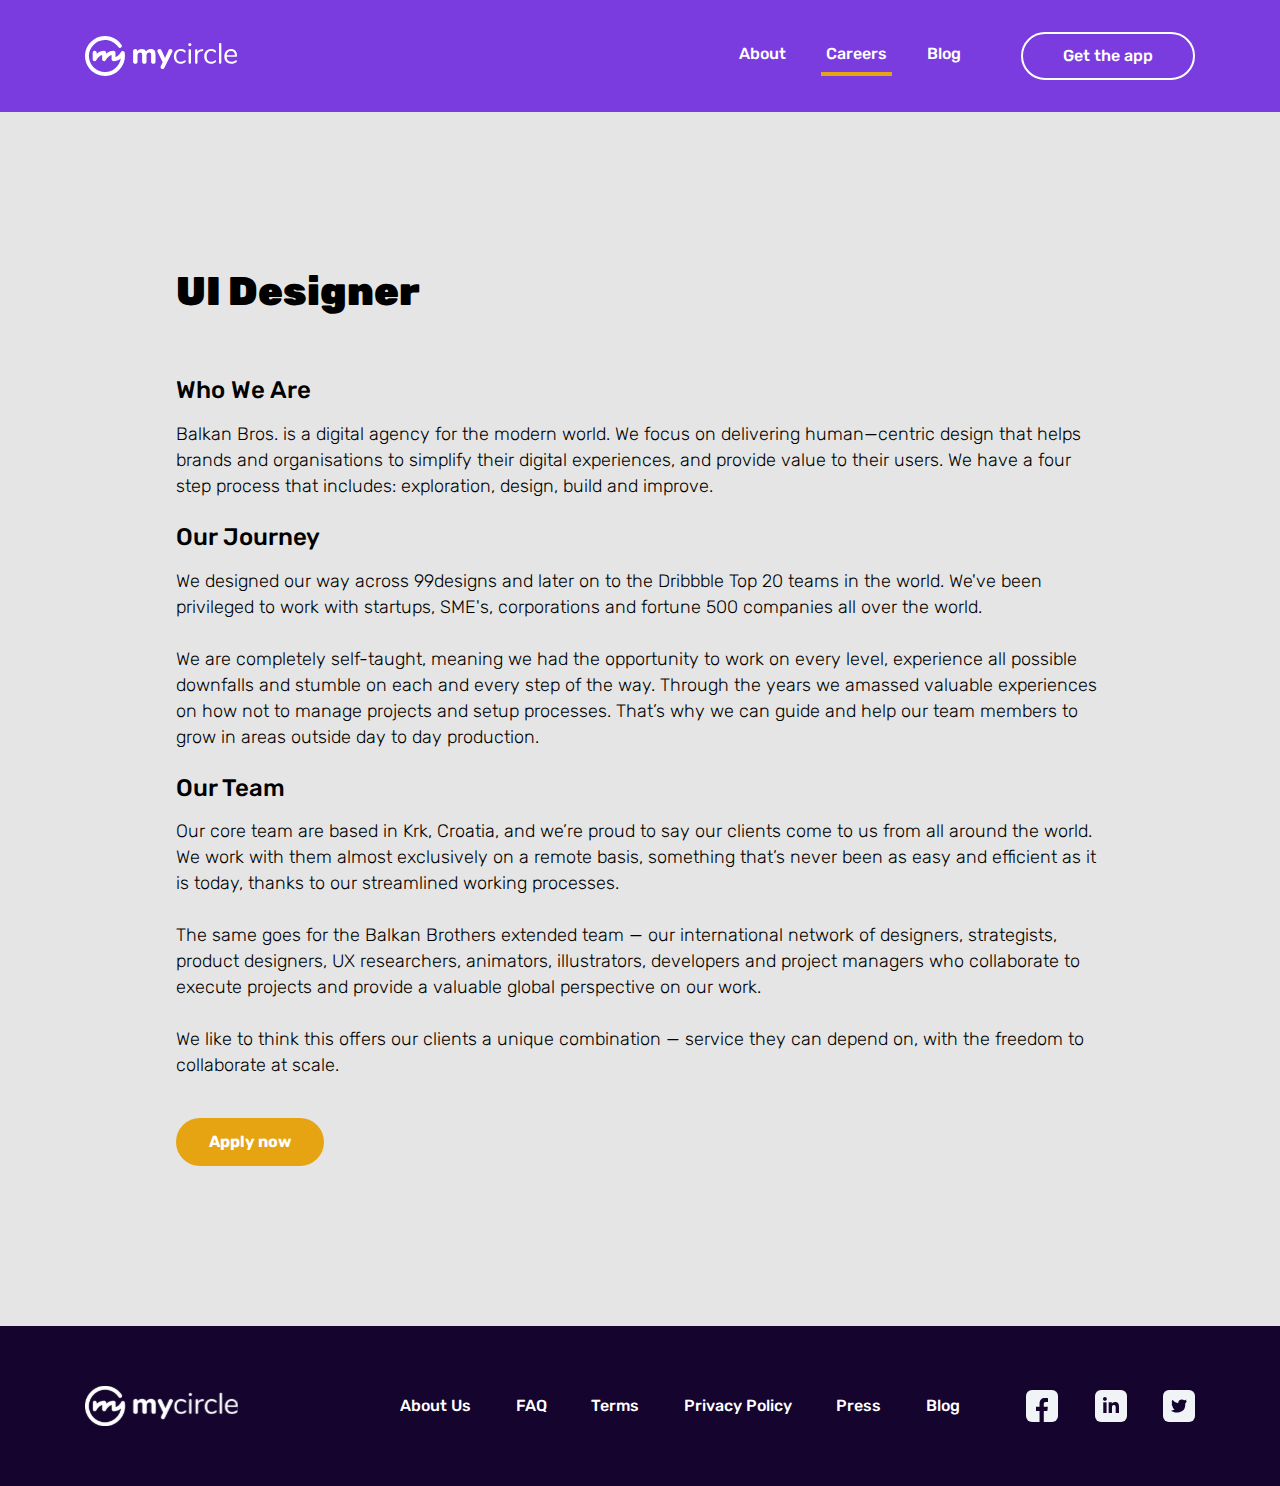
<file: careers_post.html>
<!DOCTYPE html>
<html>

<head>
	<title>Careers Post</title>
	<meta charset="UTF-8">
	<meta name="viewport" content="width=device-width, initial-scale=1.0">
	<link rel="stylesheet" href="https://maxcdn.bootstrapcdn.com/font-awesome/4.7.0/css/font-awesome.min.css">


	<link rel="stylesheet" href="https://stackpath.bootstrapcdn.com/bootstrap/4.3.1/css/bootstrap.min.css"
		integrity="sha384-ggOyR0iXCbMQv3Xipma34MD+dH/1fQ784/j6cY/iJTQUOhcWr7x9JvoRxT2MZw1T" crossorigin="anonymous">

	<script src="https://code.jquery.com/jquery-3.4.1.js"
		integrity="sha256-WpOohJOqMqqyKL9FccASB9O0KwACQJpFTUBLTYOVvVU=" crossorigin="anonymous"></script>
	<script src="https://cdnjs.cloudflare.com/ajax/libs/popper.js/1.14.7/umd/popper.min.js"
		integrity="sha384-UO2eT0CpHqdSJQ6hJty5KVphtPhzWj9WO1clHTMGa3JDZwrnQq4sF86dIHNDz0W1" crossorigin="anonymous">
	</script>
	<script src="https://stackpath.bootstrapcdn.com/bootstrap/4.3.1/js/bootstrap.min.js"
		integrity="sha384-JjSmVgyd0p3pXB1rRibZUAYoIIy6OrQ6VrjIEaFf/nJGzIxFDsf4x0xIM+B07jRM" crossorigin="anonymous">
	</script>
	<link href="https://maxcdn.bootstrapcdn.com/bootstrap/4.0.0-beta.2/css/bootstrap.min.css" rel="stylesheet" />


	<link rel="stylesheet" href="css/style.css">
	<link rel="stylesheet" href="css/responsive.css">

</head>

<body>

	<!--Navbar blue-->
	<nav class="navbar navbar-expand-lg navbar-dark teal mb-4">
		<div class="container">

			<button class="navbar-toggler collapsed" type="button" data-toggle="collapse"
				data-target="#navbarSupportedContent" aria-controls="navbarSupportedContent" aria-expanded="false"
				aria-label="Toggle navigation">
				<div class="hamb_lines">
					<div class="l1"></div>
					<div class="l2"></div>
					<div class="l3"></div>
				</div>
			</button>
			<a class="navbar-brand" href="index.html"><img src="img/logo.svg" alt=""></a>


			<div class="collapse navbar-collapse" id="navbarSupportedContent">
				<ul class="navbar-nav mr-auto">

				</ul>
				<ul class="navbar-nav mr-right">
					<li class="nav-item ">
						<a class="nav-link" href="about_us.html">About</a>
					</li>
					<li class="nav-item active">
						<a class="nav-link" href="careers.html">Careers</a>
					</li>
					<li class="nav-item">
						<a class="nav-link" href="blog.html">Blog</a>
					</li>
					<li class="nav-item">
						<a class="nav-link gettheapp" href="#">Get the app</a>
					</li>
				</ul>

			</div>
		</div>
	</nav>

	<div class="container-fluid carees_post_s1">
		<div class="container">
			<div class="row">
				<div class="col-lg-12">
					<div class="cont">
						<h1>UI Designer</h1>
						<h2>Who We Are</h2>
						<p>Balkan Bros. is a digital agency for the modern world. We focus on delivering human—centric
							design that helps brands and organisations to simplify their digital experiences, and
							provide value to their users. We have a four step process that includes: exploration,
							design, build and improve.</p>
						<h2>Our Journey</h2>
						<p>
							We designed our way across 99designs and later on to the Dribbble Top 20 teams in the world.
							We've been privileged to work with startups, SME's, corporations and fortune 500 companies
							all over the world.
							<br>
							<br>
							We are completely self-taught, meaning we had the opportunity to work on every level,
							experience all possible downfalls and stumble on each and every step of the way. Through the
							years we amassed valuable experiences on how not to manage projects and setup processes.
							That’s why we can guide and help our team members to grow in areas outside day to day
							production.
						</p>
						<h2>Our Team</h2>
						<p>
							Our core team are based in Krk, Croatia, and we’re proud to say our clients come to us from
							all around the world. We work with them almost exclusively on a remote basis, something
							that’s never been as easy and efficient as it is today, thanks to our streamlined working
							processes.
							<br>
							<br>
							The same goes for the Balkan Brothers extended team — our international network of
							designers, strategists, product designers, UX researchers, animators, illustrators,
							developers and project managers who collaborate to execute projects and provide a valuable
							global perspective on our work.
							<br>
							<br>
							We like to think this offers our clients a unique combination — service they can depend on,
							with the freedom to collaborate at scale.
						</p>

						<div class="custombtn">
							<a href="">Apply now</a>
						</div>
					</div>
				</div>
			</div>
		</div>
	</div>


<div class="container-fluid footer">
	<div class="container">
		<div class="row">
			<div class="col-12">
				<div class="cont">
					<a href="" class="logofooter"><img src="img/logofooter.svg" alt=""></a>
					<ul>
						<li><a href="about_us.html">About Us</a></li>
						<li><a href="faqs.html">FAQ</a></li>
						<li><a href="terms.html">Terms</a></li>
						<li><a href="terms.html">Privacy Policy</a></li>
						<li><a href="">Press</a></li>
						<li><a href="blog.html">Blog</a></li>
						<li class="sm"><a href=""><img src="img/fb.svg" alt=""><img src="img/fb_active.svg" class="activec" alt=""></a></li>
						<li class="sm"><a href=""><img src="img/in.svg" alt=""><img src="img/in_active.svg" class="activec" alt=""></a></li>
						<li class="sm"><a href=""><img src="img/tw.svg" alt=""><img src="img/tw_active.svg" class="activec" alt=""></a></li>
					</ul>
				</div>
			</div>
		</div>
	</div>
</div>



	<script>
		$(document).ready(function () {
			if ($(window).width() < 772) {
				$('#qanda_carousel').carousel({
					pause: true,
					interval: false
				});
			}
			$(window).resize(function () {
				if ($(window).width() < 772) {
					$('#qanda_carousel').carousel({
						pause: true,
						interval: false
					});
				}
			});
		});
	</script>
</body>

</html>
</file>
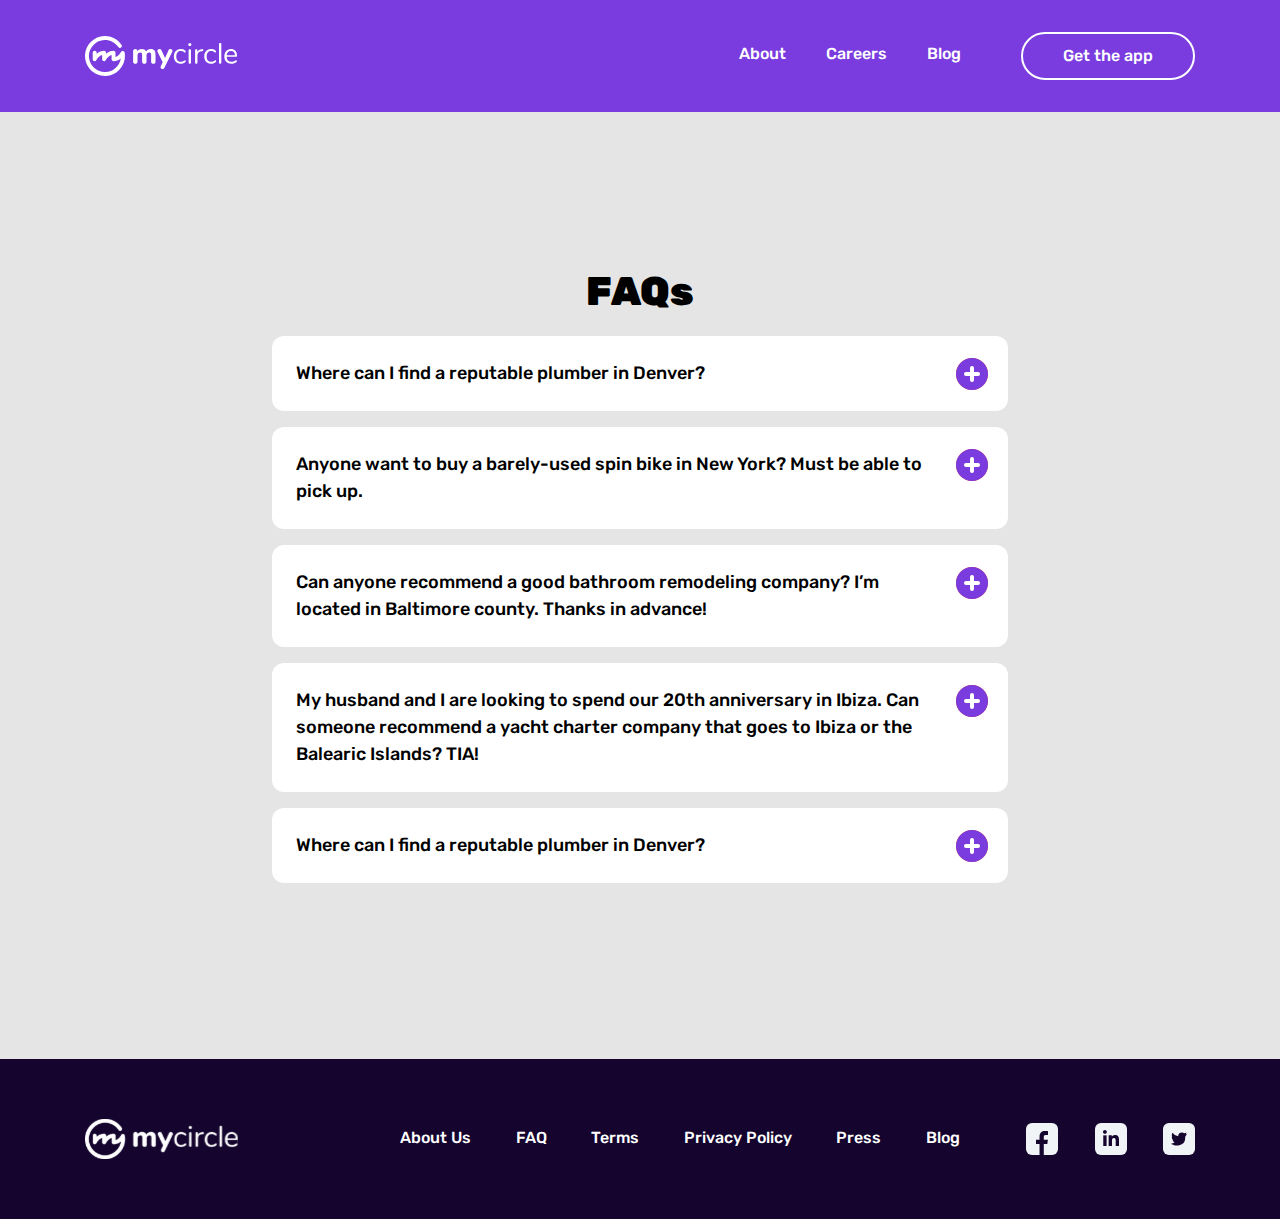
<file: faqs.html>
<!DOCTYPE html>
<html>

<head>
	<title>FAQs</title>
	<meta charset="UTF-8">
	<meta name="viewport" content="width=device-width, initial-scale=1.0">
	<link rel="stylesheet" href="https://maxcdn.bootstrapcdn.com/font-awesome/4.7.0/css/font-awesome.min.css">


	<link rel="stylesheet" href="https://stackpath.bootstrapcdn.com/bootstrap/4.3.1/css/bootstrap.min.css"
		integrity="sha384-ggOyR0iXCbMQv3Xipma34MD+dH/1fQ784/j6cY/iJTQUOhcWr7x9JvoRxT2MZw1T" crossorigin="anonymous">

	<script src="https://code.jquery.com/jquery-3.4.1.js"
		integrity="sha256-WpOohJOqMqqyKL9FccASB9O0KwACQJpFTUBLTYOVvVU=" crossorigin="anonymous"></script>
	<script src="https://cdnjs.cloudflare.com/ajax/libs/popper.js/1.14.7/umd/popper.min.js"
		integrity="sha384-UO2eT0CpHqdSJQ6hJty5KVphtPhzWj9WO1clHTMGa3JDZwrnQq4sF86dIHNDz0W1" crossorigin="anonymous">
	</script>
	<script src="https://stackpath.bootstrapcdn.com/bootstrap/4.3.1/js/bootstrap.min.js"
		integrity="sha384-JjSmVgyd0p3pXB1rRibZUAYoIIy6OrQ6VrjIEaFf/nJGzIxFDsf4x0xIM+B07jRM" crossorigin="anonymous">
	</script>
	<link href="https://maxcdn.bootstrapcdn.com/bootstrap/4.0.0-beta.2/css/bootstrap.min.css" rel="stylesheet" />


	<link rel="stylesheet" href="css/style.css">
	<link rel="stylesheet" href="css/responsive.css">

</head>

<body>

	<!--Navbar blue-->
	<nav class="navbar navbar-expand-lg navbar-dark teal mb-4">
		<div class="container">

			<button class="navbar-toggler collapsed" type="button" data-toggle="collapse"
				data-target="#navbarSupportedContent" aria-controls="navbarSupportedContent" aria-expanded="false"
				aria-label="Toggle navigation">
				<div class="hamb_lines">
					<div class="l1"></div>
					<div class="l2"></div>
					<div class="l3"></div>
				</div>
			</button>
			<a class="navbar-brand" href="index.html"><img src="img/logo.svg" alt=""></a>


			<div class="collapse navbar-collapse" id="navbarSupportedContent">
				<ul class="navbar-nav mr-auto">

				</ul>
				<ul class="navbar-nav mr-right">
					<li class="nav-item">
						<a class="nav-link" href="about_us.html">About</a>
					</li>
					<li class="nav-item">
						<a class="nav-link" href="careers.html">Careers</a>
					</li>
					<li class="nav-item">
						<a class="nav-link" href="blog.html">Blog</a>
					</li>
					<li class="nav-item">
						<a class="nav-link gettheapp" href="#">Get the app</a>
					</li>
				</ul>

			</div>
		</div>
	</nav>

	<div class="container-fluid faq_s1">
		<div class="container">
			<div class="row">
				<div class="col-lg-12">
					<h1>FAQs</h1>


					<div class="cont">
						<div id="accordion">
							<div class="card">
								<div class="card-header">
									<a data-toggle="collapse" class="collapsed" data-parent="#accordion"
										href="#collapseOne" aria-expanded="true" aria-controls="collapseOne">Where can I
										find a reputable plumber in Denver?
										<img src="img/minus_icon.svg" class="minus_icon" alt="">
										<img src="img/plus_icon.svg" class="plus_icon" alt="">
									</a>
								</div>

								<div id="collapseOne" class="collapse">
									<div class="card_cont">
										<p>What brand is it? I can definitely come to you to pick it up. I’d love to
											know the details! Best, Jill at Citibank</p>
									</div>
								</div>
							</div>

							<div class="card">
								<div class="card-header">
									<a data-toggle="collapse" class="collapsed" data-parent="#accordion"
										href="#collapseT">
										Anyone want to buy a barely-used spin bike in New York? Must be able to pick up.

										<img src="img/minus_icon.svg" class="minus_icon" alt="">
										<img src="img/plus_icon.svg" class="plus_icon" alt="">
									</a>
								</div>
								<div id="collapseT" class="collapse">
									<div class="card_cont">
										<p>What brand is it? I can definitely come to you to pick it up. I’d love to
											know the details! Best, Jill at Citibank</p>
									</div>
								</div>
							</div>


							<div class="card">
								<div class="card-header">
									<a data-toggle="collapse" class="collapsed" data-parent="#accordion"
										href="#collapse3">
										Can anyone recommend a good bathroom remodeling company? I’m located in
										Baltimore county. Thanks in advance!

										<img src="img/minus_icon.svg" class="minus_icon" alt="">
										<img src="img/plus_icon.svg" class="plus_icon" alt="">
									</a>
								</div>
								<div id="collapse3" class="collapse">
									<div class="card_cont">
										<p>What brand is it? I can definitely come to you to pick it up. I’d love to
											know the details! Best, Jill at Citibank</p>
									</div>
								</div>
							</div>

							<div class="card">
								<div class="card-header">
									<a data-toggle="collapse" class="collapsed" data-parent="#accordion"
										href="#collapse4">
										My husband and I are looking to spend our 20th anniversary in Ibiza. Can someone
										recommend a yacht charter company that goes to Ibiza or the Balearic Islands?
										TIA!

										<img src="img/minus_icon.svg" class="minus_icon" alt="">
										<img src="img/plus_icon.svg" class="plus_icon" alt="">
									</a>
								</div>
								<div id="collapse4" class="collapse">
									<div class="card_cont">
										<p>What brand is it? I can definitely come to you to pick it up. I’d love to
											know the details! Best, Jill at Citibank</p>
									</div>
								</div>
							</div>

							<div class="card">
								<div class="card-header">
									<a data-toggle="collapse" class="collapsed" data-parent="#accordion"
										href="#collapse5">
										Where can I find a reputable plumber in Denver?

										<img src="img/minus_icon.svg" class="minus_icon" alt="">
										<img src="img/plus_icon.svg" class="plus_icon" alt="">
									</a>
								</div>
								<div id="collapse5" class="collapse">
									<div class="card_cont">
										<p>What brand is it? I can definitely come to you to pick it up. I’d love to
											know the details! Best, Jill at Citibank</p>
									</div>
								</div>
							</div>

						</div>
					</div>

				</div>
			</div>
		</div>
	</div>



<div class="container-fluid footer">
	<div class="container">
		<div class="row">
			<div class="col-12">
				<div class="cont">
					<a href="" class="logofooter"><img src="img/logofooter.svg" alt=""></a>
					<ul>
						<li><a href="about_us.html">About Us</a></li>
						<li><a href="faqs.html">FAQ</a></li>
						<li><a href="terms.html">Terms</a></li>
						<li><a href="terms.html">Privacy Policy</a></li>
						<li><a href="">Press</a></li>
						<li><a href="blog.html">Blog</a></li>
						<li class="sm"><a href=""><img src="img/fb.svg" alt=""><img src="img/fb_active.svg" class="activec" alt=""></a></li>
						<li class="sm"><a href=""><img src="img/in.svg" alt=""><img src="img/in_active.svg" class="activec" alt=""></a></li>
						<li class="sm"><a href=""><img src="img/tw.svg" alt=""><img src="img/tw_active.svg" class="activec" alt=""></a></li>
					</ul>
				</div>
			</div>
		</div>
	</div>
</div>



	<script>
		$(document).ready(function () {
			if ($(window).width() < 772) {
				$('#qanda_carousel').carousel({
					pause: true,
					interval: false
				});
			}
			$(window).resize(function () {
				if ($(window).width() < 772) {
					$('#qanda_carousel').carousel({
						pause: true,
						interval: false
					});
				}
			});
		});
	</script>
</body>

</html>
</file>
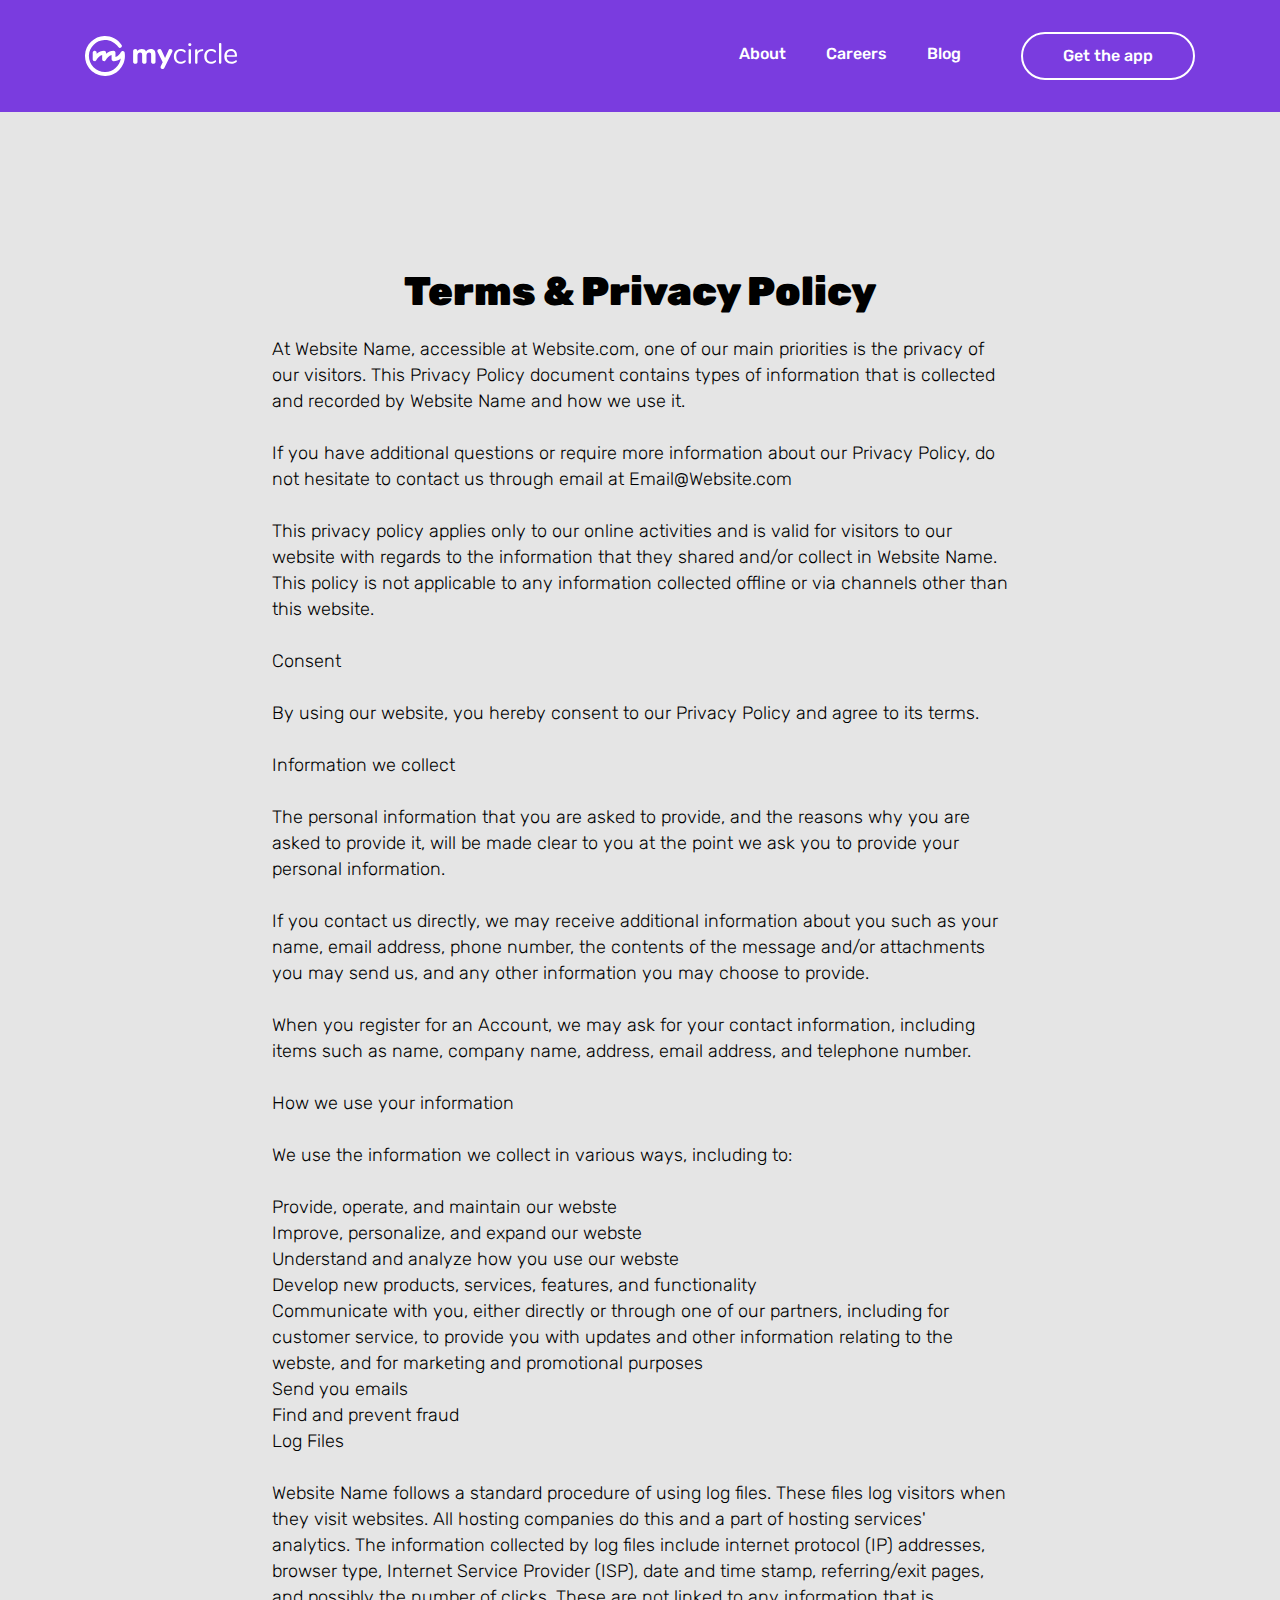
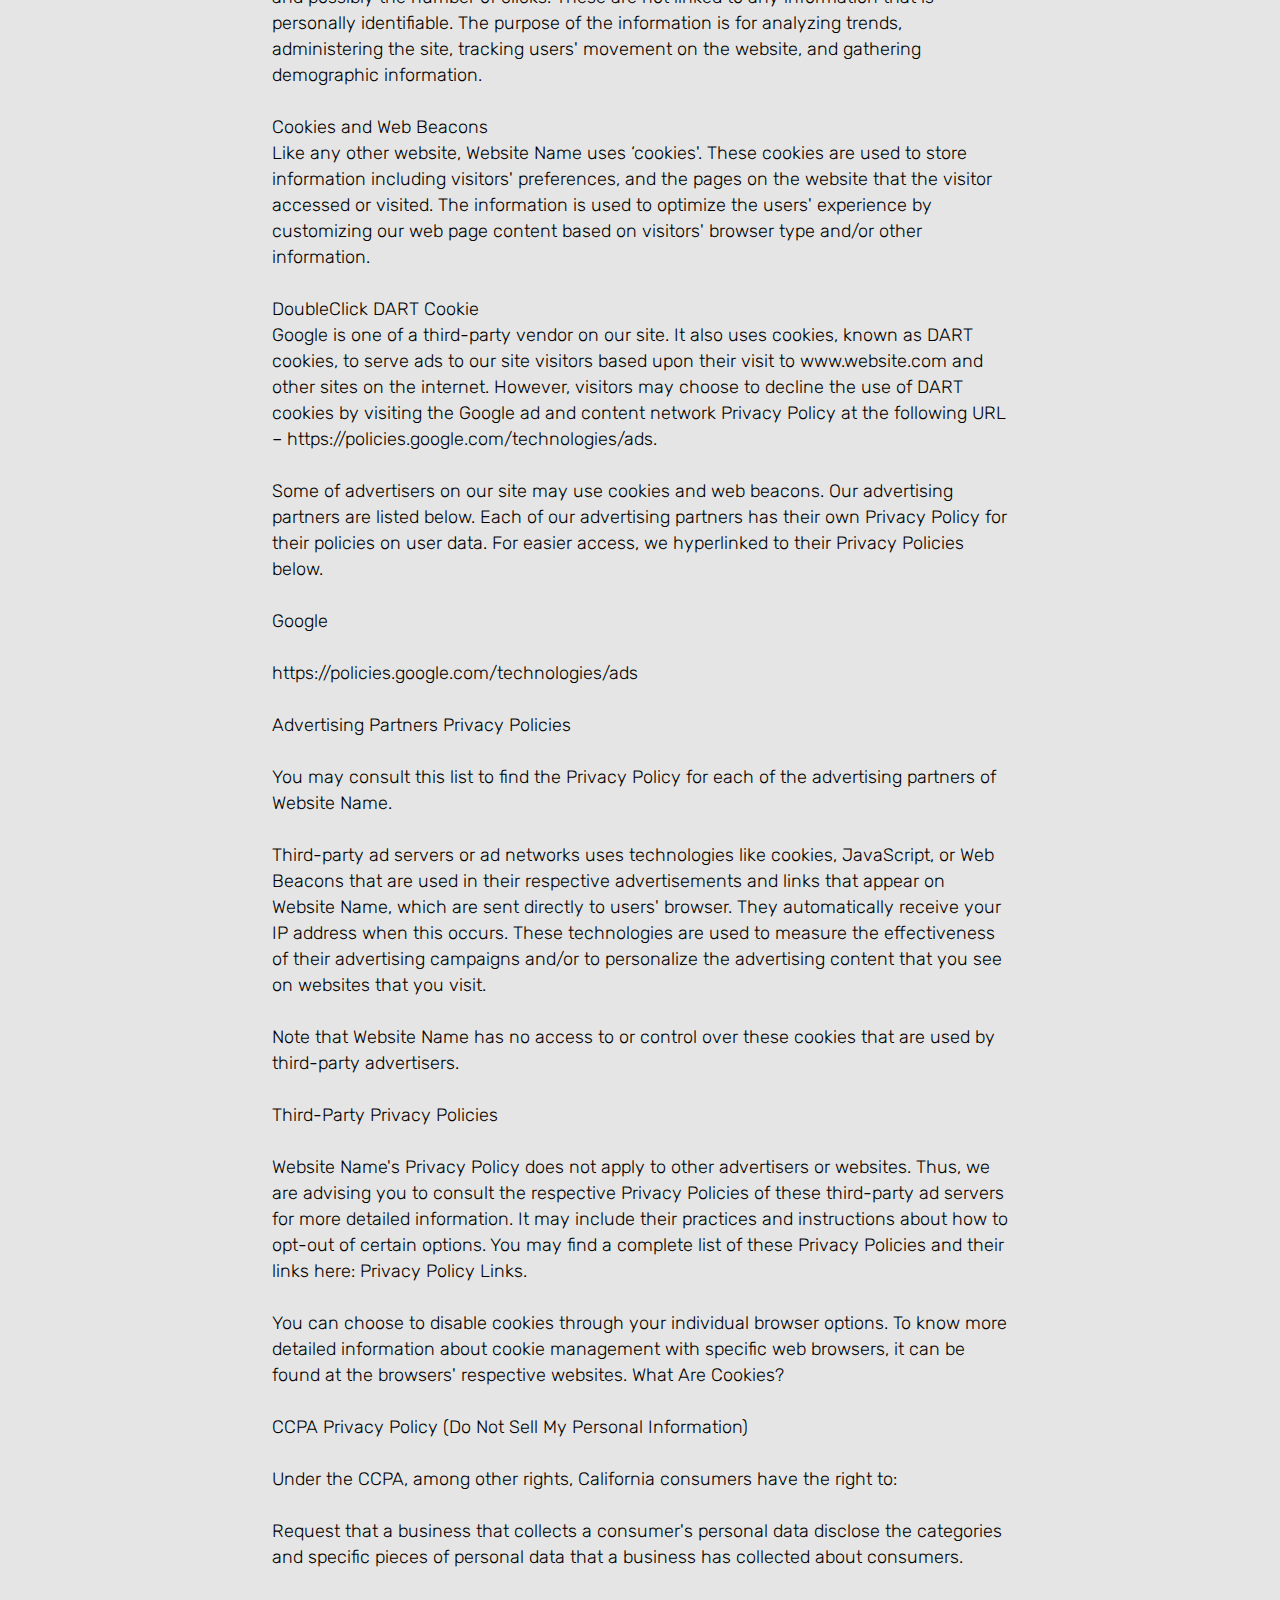
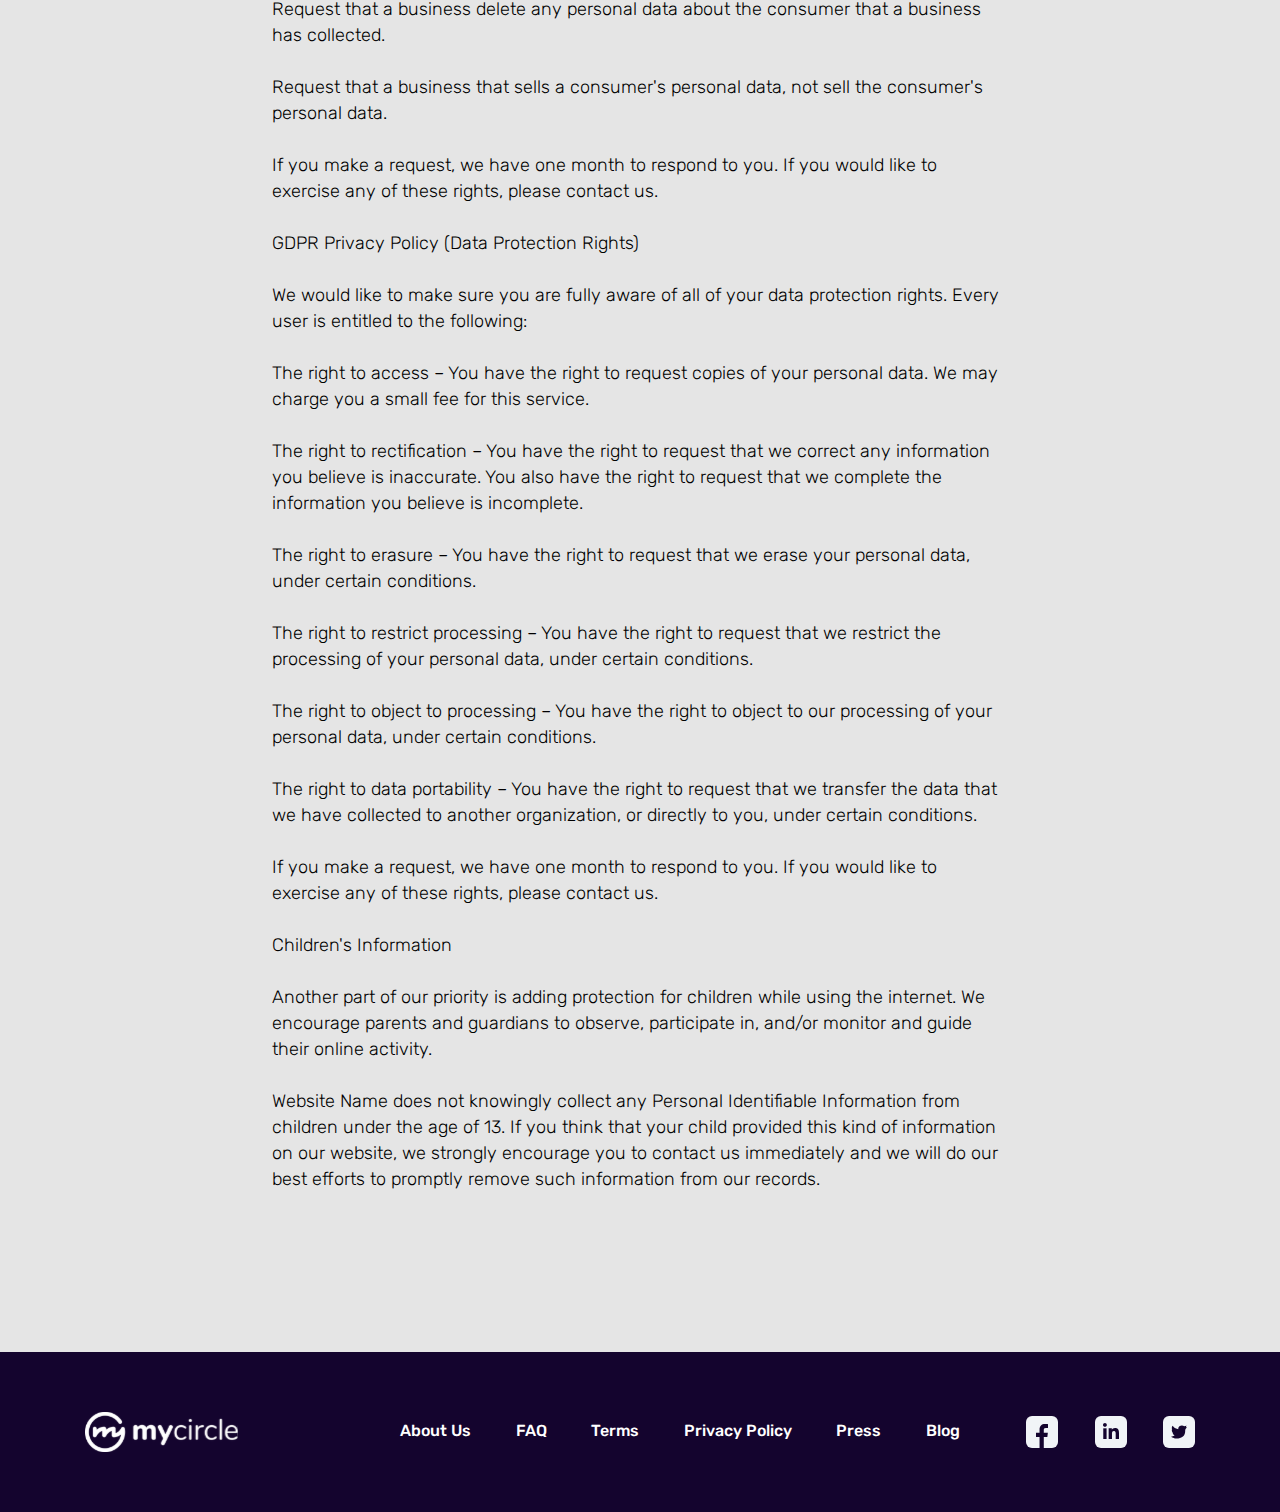
<file: terms.html>
<!DOCTYPE html>
<html>

<head>
	<title>Terms</title>
	<meta charset="UTF-8">
	<meta name="viewport" content="width=device-width, initial-scale=1.0">
	<link rel="stylesheet" href="https://maxcdn.bootstrapcdn.com/font-awesome/4.7.0/css/font-awesome.min.css">


	<link rel="stylesheet" href="https://stackpath.bootstrapcdn.com/bootstrap/4.3.1/css/bootstrap.min.css"
		integrity="sha384-ggOyR0iXCbMQv3Xipma34MD+dH/1fQ784/j6cY/iJTQUOhcWr7x9JvoRxT2MZw1T" crossorigin="anonymous">

	<script src="https://code.jquery.com/jquery-3.4.1.js"
		integrity="sha256-WpOohJOqMqqyKL9FccASB9O0KwACQJpFTUBLTYOVvVU=" crossorigin="anonymous"></script>
	<script src="https://cdnjs.cloudflare.com/ajax/libs/popper.js/1.14.7/umd/popper.min.js"
		integrity="sha384-UO2eT0CpHqdSJQ6hJty5KVphtPhzWj9WO1clHTMGa3JDZwrnQq4sF86dIHNDz0W1" crossorigin="anonymous">
	</script>
	<script src="https://stackpath.bootstrapcdn.com/bootstrap/4.3.1/js/bootstrap.min.js"
		integrity="sha384-JjSmVgyd0p3pXB1rRibZUAYoIIy6OrQ6VrjIEaFf/nJGzIxFDsf4x0xIM+B07jRM" crossorigin="anonymous">
	</script>
	<link href="https://maxcdn.bootstrapcdn.com/bootstrap/4.0.0-beta.2/css/bootstrap.min.css" rel="stylesheet" />


	<link rel="stylesheet" href="css/style.css">
	<link rel="stylesheet" href="css/responsive.css">

</head>

<body>

	<!--Navbar blue-->
	<nav class="navbar navbar-expand-lg navbar-dark teal mb-4">
		<div class="container">

			<button class="navbar-toggler collapsed" type="button" data-toggle="collapse"
				data-target="#navbarSupportedContent" aria-controls="navbarSupportedContent" aria-expanded="false"
				aria-label="Toggle navigation">
				<div class="hamb_lines">
					<div class="l1"></div>
					<div class="l2"></div>
					<div class="l3"></div>
				</div>
			</button>
			<a class="navbar-brand" href="index.html"><img src="img/logo.svg" alt=""></a>


			<div class="collapse navbar-collapse" id="navbarSupportedContent">
				<ul class="navbar-nav mr-auto">

				</ul>
				<ul class="navbar-nav mr-right">
					<li class="nav-item">
						<a class="nav-link" href="about_us.html">About</a>
					</li>
					<li class="nav-item">
						<a class="nav-link" href="careers.html">Careers</a>
					</li>
					<li class="nav-item">
						<a class="nav-link" href="blog.html">Blog</a>
					</li>
					<li class="nav-item">
						<a class="nav-link gettheapp" href="#">Get the app</a>
					</li>
				</ul>

			</div>
		</div>
	</nav>

	<div class="container-fluid terms_s1">
		<div class="container">
			<div class="row">
				<div class="col-lg-12">
					<h1>Terms & Privacy Policy</h1>
					<p>
						<p>At Website Name, accessible at Website.com, one of our main priorities is the privacy of our
							visitors. This Privacy Policy document contains types of information that is collected and
							recorded by Website Name and how we use it.</p>
						<p><br></p>
						<p>If you have additional questions or require more information about our Privacy Policy, do not
							hesitate to contact us through email at Email@Website.com</p>
						<p><br></p>
						<p>This privacy policy applies only to our online activities and is valid for visitors to our
							website with regards to the information that they shared and/or collect in Website Name.
							This policy is not applicable to any information collected offline or via channels other
							than this website.</p>
						<p><br></p>
						<p>Consent</p>
						<p><br></p>
						<p>By using our website, you hereby consent to our Privacy Policy and agree to its terms.</p>
						<p><br></p>
						<p>Information we collect</p>
						<p><br></p>
						<p>The personal information that you are asked to provide, and the reasons why you are asked to
							provide it, will be made clear to you at the point we ask you to provide your personal
							information.</p>
						<p><br></p>
						<p>If you contact us directly, we may receive additional information about you such as your
							name, email address, phone number, the contents of the message and/or attachments you may
							send us, and any other information you may choose to provide.</p>
						<p><br></p>
						<p>When you register for an Account, we may ask for your contact information, including items
							such as name, company name, address, email address, and telephone number.</p>
						<p><br></p>
						<p>How we use your information</p>
						<p><br></p>
						<p>We use the information we collect in various ways, including to:</p>
						<p><br></p>
						<p>Provide, operate, and maintain our webste</p>
						<p>Improve, personalize, and expand our webste</p>
						<p>Understand and analyze how you use our webste</p>
						<p>Develop new products, services, features, and functionality</p>
						<p>Communicate with you, either directly or through one of our partners, including for customer
							service, to provide you with updates and other information relating to the webste, and for
							marketing and promotional purposes</p>
						<p>Send you emails</p>
						<p>Find and prevent fraud</p>
						<p>Log Files</p>
						<p><br></p>
						<p>Website Name follows a standard procedure of using log files. These files log visitors when
							they visit websites. All hosting companies do this and a part of hosting services&#39;
							analytics. The information collected by log files include internet protocol (IP) addresses,
							browser type, Internet Service Provider (ISP), date and time stamp, referring/exit pages,
							and possibly the number of clicks. These are not linked to any information that is
							personally identifiable. The purpose of the information is for analyzing trends,
							administering the site, tracking users&#39; movement on the website, and gathering
							demographic information.</p>
						<p><br></p>
						<p>Cookies and Web Beacons</p>
						<p>Like any other website, Website Name uses &lsquo;cookies&#39;. These cookies are used to
							store information including visitors&#39; preferences, and the pages on the website that the
							visitor accessed or visited. The information is used to optimize the users&#39; experience
							by customizing our web page content based on visitors&#39; browser type and/or other
							information.</p>
						<p><br></p>
						<p>DoubleClick DART Cookie</p>
						<p>Google is one of a third-party vendor on our site. It also uses cookies, known as DART
							cookies, to serve ads to our site visitors based upon their visit to www.website.com and
							other sites on the internet. However, visitors may choose to decline the use of DART cookies
							by visiting the Google ad and content network Privacy Policy at the following URL &ndash;
							https://policies.google.com/technologies/ads.</p>
						<p><br></p>
						<p>Some of advertisers on our site may use cookies and web beacons. Our advertising partners are
							listed below. Each of our advertising partners has their own Privacy Policy for their
							policies on user data. For easier access, we hyperlinked to their Privacy Policies below.
						</p>
						<p><br></p>
						<p>Google</p>
						<p><br></p>
						<p>https://policies.google.com/technologies/ads</p>
						<p><br></p>
						<p>Advertising Partners Privacy Policies</p>
						<p><br></p>
						<p>You may consult this list to find the Privacy Policy for each of the advertising partners of
							Website Name.</p>
						<p><br></p>
						<p>Third-party ad servers or ad networks uses technologies like cookies, JavaScript, or Web
							Beacons that are used in their respective advertisements and links that appear on Website
							Name, which are sent directly to users&#39; browser. They automatically receive your IP
							address when this occurs. These technologies are used to measure the effectiveness of their
							advertising campaigns and/or to personalize the advertising content that you see on websites
							that you visit.</p>
						<p><br></p>
						<p>Note that Website Name has no access to or control over these cookies that are used by
							third-party advertisers.</p>
						<p><br></p>
						<p>Third-Party Privacy Policies</p>
						<p><br></p>
						<p>Website Name&#39;s Privacy Policy does not apply to other advertisers or websites. Thus, we
							are advising you to consult the respective Privacy Policies of these third-party ad servers
							for more detailed information. It may include their practices and instructions about how to
							opt-out of certain options. You may find a complete list of these Privacy Policies and their
							links here: Privacy Policy Links.</p>
						<p><br></p>
						<p>You can choose to disable cookies through your individual browser options. To know more
							detailed information about cookie management with specific web browsers, it can be found at
							the browsers&#39; respective websites. What Are Cookies?</p>
						<p><br></p>
						<p>CCPA Privacy Policy (Do Not Sell My Personal Information)</p>
						<p><br></p>
						<p>Under the CCPA, among other rights, California consumers have the right to:</p>
						<p><br></p>
						<p>Request that a business that collects a consumer&#39;s personal data disclose the categories
							and specific pieces of personal data that a business has collected about consumers.</p>
						<p><br></p>
						<p>Request that a business delete any personal data about the consumer that a business has
							collected.</p>
						<p><br></p>
						<p>Request that a business that sells a consumer&#39;s personal data, not sell the
							consumer&#39;s personal data.</p>
						<p><br></p>
						<p>If you make a request, we have one month to respond to you. If you would like to exercise any
							of these rights, please contact us.</p>
						<p><br></p>
						<p>GDPR Privacy Policy (Data Protection Rights)</p>
						<p><br></p>
						<p>We would like to make sure you are fully aware of all of your data protection rights. Every
							user is entitled to the following:</p>
						<p><br></p>
						<p>The right to access &ndash; You have the right to request copies of your personal data. We
							may charge you a small fee for this service.</p>
						<p><br></p>
						<p>The right to rectification &ndash; You have the right to request that we correct any
							information you believe is inaccurate. You also have the right to request that we complete
							the information you believe is incomplete.</p>
						<p><br></p>
						<p>The right to erasure &ndash; You have the right to request that we erase your personal data,
							under certain conditions.</p>
						<p><br></p>
						<p>The right to restrict processing &ndash; You have the right to request that we restrict the
							processing of your personal data, under certain conditions.</p>
						<p><br></p>
						<p>The right to object to processing &ndash; You have the right to object to our processing of
							your personal data, under certain conditions.</p>
						<p><br></p>
						<p>The right to data portability &ndash; You have the right to request that we transfer the data
							that we have collected to another organization, or directly to you, under certain
							conditions.</p>
						<p><br></p>
						<p>If you make a request, we have one month to respond to you. If you would like to exercise any
							of these rights, please contact us.</p>
						<p><br></p>
						<p>Children&#39;s Information</p>
						<p><br></p>
						<p>Another part of our priority is adding protection for children while using the internet. We
							encourage parents and guardians to observe, participate in, and/or monitor and guide their
							online activity.</p>
						<p><br></p>
						<p>Website Name does not knowingly collect any Personal Identifiable Information from children
							under the age of 13. If you think that your child provided this kind of information on our
							website, we strongly encourage you to contact us immediately and we will do our best efforts
							to promptly remove such information from our records.</p>

					</p>
				</div>
			</div>
		</div>
	</div>




<div class="container-fluid footer">
	<div class="container">
		<div class="row">
			<div class="col-12">
				<div class="cont">
					<a href="" class="logofooter"><img src="img/logofooter.svg" alt=""></a>
					<ul>
						<li><a href="about_us.html">About Us</a></li>
						<li><a href="faqs.html">FAQ</a></li>
						<li><a href="terms.html">Terms</a></li>
						<li><a href="terms.html">Privacy Policy</a></li>
						<li><a href="">Press</a></li>
						<li><a href="blog.html">Blog</a></li>
						<li class="sm"><a href=""><img src="img/fb.svg" alt=""><img src="img/fb_active.svg" class="activec" alt=""></a></li>
						<li class="sm"><a href=""><img src="img/in.svg" alt=""><img src="img/in_active.svg" class="activec" alt=""></a></li>
						<li class="sm"><a href=""><img src="img/tw.svg" alt=""><img src="img/tw_active.svg" class="activec" alt=""></a></li>
					</ul>
				</div>
			</div>
		</div>
	</div>
</div>



	<script>
		$(document).ready(function () {
			if ($(window).width() < 772) {
				$('#qanda_carousel').carousel({
					pause: true,
					interval: false
				});
			}
			$(window).resize(function () {
				if ($(window).width() < 772) {
					$('#qanda_carousel').carousel({
						pause: true,
						interval: false
					});
				}
			});
		});
	</script>
</body>

</html>
</file>
<file: css/style.css>
@import url("https://fonts.googleapis.com/css2?family=Rubik:ital,wght@0,300;0,400;0,500;0,700;0,900;1,300;1,400;1,500;1,700;1,900&display=swap");
body {
  padding-top: 112px; }

a:hover {
  text-decoration: none; }

input:focus, button:focus, textarea:focus {
  outline: none; }

p, h1, h2, h3, h4, h5 {
  margin: 0;
  padding: 0; }

.container-fluid {
  padding-left: 0;
  padding-right: 0; }

.btn_c {
  text-align: center; }
  .btn_c a {
    display: inline-block;
    background: #E6A413;
    border-radius: 76px;
    padding: 12px;
    -webkit-transition: all .25s ease;
    -moz-transition: all .25s ease;
    -ms-transition: all .25s ease;
    -o-transition: all .25s ease;
    transition: all .25s ease; }
    .btn_c a img {
      vertical-align: middle; }
    .btn_c a span {
      font-family: 'Rubik', sans-serif;
      color: #FFFFFF;
      font-size: 16px;
      font-weight: 700;
      margin-left: 12px;
      padding-right: 12px;
      vertical-align: middle; }
    .btn_c a circle {
      fill: black;
      -webkit-transition: all .25s ease;
      -moz-transition: all .25s ease;
      -ms-transition: all .25s ease;
      -o-transition: all .25s ease;
      transition: all .25s ease; }
    .btn_c a path {
      fill: #fff;
      -webkit-transition: all .25s ease;
      -moz-transition: all .25s ease;
      -ms-transition: all .25s ease;
      -o-transition: all .25s ease;
      transition: all .25s ease; }
  .btn_c a:hover {
    background: black; }
    .btn_c a:hover circle {
      fill: #fff; }
    .btn_c a:hover path {
      fill: #000; }
  .btn_c a:focus {
    background: #171717; }
    .btn_c a:focus circle {
      fill: #fff; }
    .btn_c a:focus path {
      fill: #171717; }

.navbar {
  background: #7A3CDF;
  position: fixed;
  left: 0;
  right: 0;
  top: 0;
  margin: 0;
  background: #7A3CDF;
  z-index: 999;
  padding-top: 31px;
  padding-bottom: 31px; }
  .navbar .navbar-nav .nav-link {
    font-family: 'Rubik', sans-serif;
    color: #fff;
    font-size: 16px;
    font-weight: 500;
    position: relative;
    padding: 0;
    margin-left: 15px;
    margin-right: 15px;
    padding: 10px 5px;
    -webkit-transition: all .25s ease;
    -moz-transition: all .25s ease;
    -ms-transition: all .25s ease;
    -o-transition: all .25s ease;
    transition: all .25s ease; }
  .navbar .navbar-nav .nav-link:after {
    content: '';
    position: absolute;
    left: 0;
    right: 0;
    height: 4px;
    width: 100%;
    bottom: 0;
    background: #E5A413;
    max-width: 0;
    overflow: hidden;
    -webkit-transition: all .25s ease;
    -moz-transition: all .25s ease;
    -ms-transition: all .25s ease;
    -o-transition: all .25s ease;
    transition: all .25s ease; }
  .navbar .navbar-nav .nav-link:hover {
    opacity: 1; }
  .navbar .navbar-nav .nav-link:hover:after {
    max-width: 100%;
    opacity: 1; }
  .navbar .navbar-nav .nav-link:hover {
    opacity: 1 !important; }
  .navbar .active a {
    position: relative; }
  .navbar .active a:after {
    content: '';
    position: absolute;
    left: 0;
    right: 0;
    height: 4px;
    width: 100%;
    max-width: 100% !important;
    bottom: 0;
    background: #E5A413; }
  .navbar .navbar-nav .gettheapp {
    border: 2px solid #FFFFFF;
    border-radius: 76px;
    padding: 10px 40px;
    margin-left: 40px;
    margin-right: 0; }
  .navbar .navbar-nav .gettheapp:hover {
    background: #000;
    border-color: #000;
    color: #fff !important; }
  .navbar .navbar-nav .gettheapp:focus {
    background: #171717;
    border-color: #171717;
    color: #fff !important; }
  .navbar .navbar-nav .gettheapp:hover:after {
    max-width: 0; }

.navbar-dark .navbar-nav .nav-link:focus, .navbar-dark .navbar-nav .nav-link:hover {
  color: #fff; }

.home_sec1 {
  background: #7A3CDF;
  padding: 0; }
  .home_sec1 .illustrations {
    width: 100%;
    position: relative;
    z-index: 0;
    max-width: 2000px; }
  .home_sec1 .cont {
    min-height: 392px;
    margin: auto;
    padding-top: 48px;
    margin-bottom: -72px;
    position: relative;
    z-index: 1; }
    .home_sec1 .cont h1 {
      font-family: 'Rubik', sans-serif;
      color: #fff;
      font-size: 44px;
      font-weight: 900;
      text-align: center;
      max-width: 736px;
      margin: auto;
      margin-bottom: 32px; }
    .home_sec1 .cont p {
      font-family: 'Rubik', sans-serif;
      color: #fff;
      font-size: 18px;
      font-weight: 300;
      max-width: 520px;
      margin: auto;
      line-height: 26px;
      text-align: center;
      margin-bottom: 40px; }
      @media (min-width: 772px) {
        .home_sec1 .cont p {
          line-height: 26px; } }

.home_sec2 {
  min-height: 760px;
  background: #F1F4F7;
  text-align: center;
  vertical-align: middle;
  padding-top: 120px;
  padding-bottom: 120px; }
  .home_sec2 .fullw {
    margin: auto;
    max-width: 100%;
    width: 100%;
    display: inline-block;
    vertical-align: middle;
    text-align: right; }
  .home_sec2 .right_sec {
    margin: auto;
    max-width: 448px;
    display: inline-block;
    vertical-align: middle;
    text-align: left; }
    .home_sec2 .right_sec h1 {
      font-family: 'Rubik', sans-serif;
      color: #000000;
      font-size: 40px;
      font-weight: 900;
      margin-bottom: 32px; }
      @media (min-width: 772px) {
        .home_sec2 .right_sec h1 {
          line-height: 40px; } }
    .home_sec2 .right_sec p {
      font-family: 'Rubik', sans-serif;
      color: #000000;
      font-size: 18px;
      font-weight: 300; }
      @media (min-width: 772px) {
        .home_sec2 .right_sec p {
          line-height: 26px; } }
  .home_sec2 .questions {
    width: 100%; }
  .home_sec2 .qanda {
    min-height: 600px; }
    .home_sec2 .qanda .card_c:last-child {
      margin-bottom: 0; }
    .home_sec2 .qanda .ans {
      display: block;
      position: relative;
      padding-bottom: 40px;
      padding-top: 40px; }
      .home_sec2 .qanda .ans .dots {
        position: absolute;
        left: 50px;
        bottom: 0px; }
  .home_sec2 .card_c {
    margin: auto;
    display: block;
    background: #FFFFFF;
    border-radius: 12px;
    padding: 26px 32px 18px 88px;
    min-height: 92px;
    position: relative;
    text-align: left;
    margin-bottom: 12px; }
    .home_sec2 .card_c img {
      position: absolute;
      left: 16px;
      top: 16px; }
    .home_sec2 .card_c h2 {
      font-family: 'Rubik', sans-serif;
      color: #000000;
      font-size: 16px;
      font-weight: 500;
      margin-bottom: 6px; }
    .home_sec2 .card_c h3 {
      font-family: 'Rubik', sans-serif;
      color: #000000;
      font-size: 12px;
      font-weight: 500;
      opacity: 0.5;
      margin-bottom: 16px; }
    .home_sec2 .card_c p {
      font-family: 'Rubik', sans-serif;
      color: #000000;
      font-size: 16px;
      font-weight: 300; }
      .home_sec2 .card_c p span {
        color: #7A3CDF;
        font-weight: 700; }
    .home_sec2 .card_c .marginadded {
      margin-top: 10px; }

.home_sec3 {
  background: #7A3CDF;
  min-height: 576px;
  padding-top: 160px;
  padding-bottom: 100px; }
  .home_sec3 h1 {
    font-family: 'Rubik', sans-serif;
    color: #fff;
    font-size: 40px;
    font-weight: 900;
    margin-bottom: 32px; }
    @media (min-width: 772px) {
      .home_sec3 h1 {
        line-height: 40px; } }
  .home_sec3 p {
    font-family: 'Rubik', sans-serif;
    color: #fff;
    font-size: 18px;
    font-weight: 300;
    max-width: 448px; }
    @media (min-width: 772px) {
      .home_sec3 p {
        line-height: 26px; } }
  .home_sec3 .home_s3_img {
    margin-top: -40px;
    max-width: 100%; }
  .home_sec3 .dots {
    position: absolute;
    right: 50px;
    bottom: -50px; }

.home_sec4 {
  background: #7A3CDF;
  min-height: 576px;
  padding-top: 100px;
  padding-bottom: 160px;
  text-align: right; }
  @media (min-width: 992px) {
    .home_sec4 .carousel-inner {
      max-width: calc(100% + 15px);
      width: calc(100% + 15px); } }
  @media (min-width: 1200px) {
    .home_sec4 .carousel-inner {
      max-width: 592px;
      width: 592px; } }
  @media (min-width: 992px) {
    .home_sec4 .carousel-fade .carousel-item {
      max-width: calc(100% + 15px);
      width: calc(100% + 15px); } }
  @media (min-width: 1200px) {
    .home_sec4 .carousel-fade .carousel-item {
      max-width: 592px;
      width: 592px; } }
  .home_sec4 img {
    max-width: 100%; }
  .home_sec4 .rightm {
    max-width: 448px;
    text-align: left;
    display: inline-block; }
  .home_sec4 h1 {
    font-family: 'Rubik', sans-serif;
    color: #fff;
    font-size: 40px;
    font-weight: 900;
    margin-bottom: 32px;
    margin-top: 180px; }
    @media (min-width: 772px) {
      .home_sec4 h1 {
        line-height: 40px; } }
  .home_sec4 p {
    font-family: 'Rubik', sans-serif;
    color: #fff;
    font-size: 18px;
    font-weight: 300;
    max-width: 448px; }
    @media (min-width: 772px) {
      .home_sec4 p {
        line-height: 27px; } }

.home_sec5 {
  background: #F1F4F7;
  min-height: 576px;
  padding-top: 160px;
  padding-bottom: 140px; }
  .home_sec5 img {
    max-width: 100%; }
    @media (min-width: 992px) {
      .home_sec5 img {
        margin-left: 15px;
        max-width: calc(100% + 15px); } }
    @media (min-width: 1200px) {
      .home_sec5 img {
        max-width: 544px;
        margin-left: 15px; } }
  .home_sec5 h1 {
    font-family: 'Rubik', sans-serif;
    color: #000000;
    font-size: 40px;
    font-weight: 900;
    margin-bottom: 32px;
    margin-top: 46px; }
    @media (min-width: 772px) {
      .home_sec5 h1 {
        line-height: 40px; } }
  .home_sec5 p {
    font-family: 'Rubik', sans-serif;
    color: #000000;
    font-size: 18px;
    font-weight: 300;
    max-width: 448px; }
    @media (min-width: 772px) {
      .home_sec5 p {
        line-height: 27px; } }

.home_sec6 {
  padding: 0;
  background: #F1F4F7;
  overflow: hidden;
  padding-top: 100px; }
  .home_sec6 .whitebox {
    background: #fff;
    width: calc(100% + 10px);
    min-height: 300px;
    border-top-left-radius: 100px;
    border-top-right-radius: 100px;
    -ms-transform: rotate(4deg);
    transform: rotate(4deg);
    margin-left: -5px; }
  .home_sec6 .cont {
    background: #fff;
    margin-top: -70px;
    padding-bottom: 80px; }
  .home_sec6 h1 {
    font-family: 'Rubik', sans-serif;
    color: #000000;
    font-size: 40px;
    font-weight: 900;
    margin-bottom: 32px;
    text-align: center;
    margin-top: -130px; }
    @media (min-width: 772px) {
      .home_sec6 h1 {
        line-height: 40px; } }
  .home_sec6 p {
    font-family: 'Rubik', sans-serif;
    color: #000000;
    font-size: 18px;
    font-weight: 300;
    max-width: 544px;
    margin: auto;
    margin-bottom: 65px;
    text-align: center; }
    @media (min-width: 772px) {
      .home_sec6 p {
        line-height: 27px; } }
  .home_sec6 .boxes {
    max-width: 928px;
    margin: auto; }
    .home_sec6 .boxes img {
      margin: auto;
      display: block;
      max-width: 64px;
      margin-bottom: 24px; }
    .home_sec6 .boxes p {
      font-family: 'Rubik', sans-serif;
      color: #000000;
      font-size: 16px;
      font-weight: 500;
      margin: 0;
      margin-bottom: 50px; }

.home_sec7 {
  background: #7A3CDF;
  padding-top: 160px;
  padding-bottom: 160px; }
  .home_sec7 h1 {
    font-family: 'Rubik', sans-serif;
    color: #fff;
    font-size: 44px;
    font-weight: 900;
    margin-bottom: 32px;
    text-align: center;
    max-width: 755px;
    margin: auto;
    margin-bottom: 48px; }
    @media (min-width: 772px) {
      .home_sec7 h1 {
        line-height: 40px; } }

.footer {
  background: #14042E;
  padding-top: 64px;
  padding-bottom: 64px; }
  .footer .cont {
    position: relative; }
    .footer .cont .logofooter {
      position: absolute;
      left: 0;
      top: 50%;
      transform: translateY(-50%); }
    .footer .cont ul {
      padding: 0;
      margin: 0;
      list-style-type: none;
      text-align: right; }
      .footer .cont ul li {
        display: inline-block;
        margin-right: 40px; }
        .footer .cont ul li a {
          font-family: 'Rubik', sans-serif;
          color: #fff;
          font-size: 16px;
          font-weight: 500;
          position: relative;
          -webkit-transition: all .25s ease;
          -moz-transition: all .25s ease;
          -ms-transition: all .25s ease;
          -o-transition: all .25s ease;
          transition: all .25s ease; }
          .footer .cont ul li a img {
            -webkit-transition: all .25s ease;
            -moz-transition: all .25s ease;
            -ms-transition: all .25s ease;
            -o-transition: all .25s ease;
            transition: all .25s ease; }
          .footer .cont ul li a .activec {
            position: absolute;
            left: 0;
            right: 0;
            z-index: 2;
            opacity: 0;
            -webkit-transition: all .25s ease;
            -moz-transition: all .25s ease;
            -ms-transition: all .25s ease;
            -o-transition: all .25s ease;
            transition: all .25s ease; }
        .footer .cont ul li a:hover {
          color: #8B4DF0; }
          .footer .cont ul li a:hover img {
            opacity: 0; }
          .footer .cont ul li a:hover .activec {
            opacity: 1; }
      .footer .cont ul .sm {
        margin-right: 0;
        margin-left: 32px; }
      .footer .cont ul li:nth-child(7) {
        margin-left: 22px; }

.about_us_s1 {
  padding-top: 160px;
  padding-bottom: 160px;
  background: #E5E5E5; }
  .about_us_s1 img {
    max-width: 100%; }
  .about_us_s1 .cont {
    padding-top: 100px; }
    .about_us_s1 .cont h1 {
      font-family: 'Rubik', sans-serif;
      color: #000000;
      font-size: 40px;
      font-weight: 900;
      margin-bottom: 32px;
      text-align: left;
      max-width: 448px; }
      @media (min-width: 772px) {
        .about_us_s1 .cont h1 {
          line-height: 40px; } }
    .about_us_s1 .cont h2 {
      font-family: 'Rubik', sans-serif;
      color: #fff;
      background: black;
      padding: 4px 15px;
      font-size: 16px;
      font-weight: 500;
      margin-bottom: 12px;
      line-height: 24px;
      display: inline-block;
      border-radius: 8px;
      margin-right: 10px; }
    .about_us_s1 .cont .yellowc {
      background: #E5A413; }
    .about_us_s1 .cont .purplec {
      background: #7A3CDF; }
    .about_us_s1 .cont .orangec {
      background: #FF4C00; }
    .about_us_s1 .cont p {
      font-family: 'Rubik', sans-serif;
      color: #000000;
      font-size: 16px;
      font-weight: 300;
      margin: 0;
      margin-bottom: 50px;
      line-height: 24px;
      margin-top: 12px;
      max-width: 446px; }

.about_us_s2 {
  background: #7A3CDF;
  padding-top: 160px;
  padding-bottom: 160px; }
  .about_us_s2 h1 {
    font-family: 'Rubik', sans-serif;
    color: #fff;
    font-size: 40px;
    font-weight: 900;
    margin-bottom: 32px;
    text-align: center; }
    @media (min-width: 772px) {
      .about_us_s2 h1 {
        line-height: 40px; } }
  .about_us_s2 p {
    font-family: 'Rubik', sans-serif;
    color: #fff;
    font-size: 16px;
    font-weight: 300;
    line-height: 26px;
    max-width: 700px;
    margin: auto; }

.faq_s1 {
  padding-top: 160px;
  padding-bottom: 160px;
  background: #E5E5E5;
  min-height: calc(100vh - 272px); }
  .faq_s1 h1 {
    font-family: 'Rubik', sans-serif;
    color: #000000;
    font-size: 40px;
    font-weight: 900;
    margin-bottom: 24px;
    text-align: center; }
    @media (min-width: 772px) {
      .faq_s1 h1 {
        line-height: 40px; } }
  .faq_s1 .card {
    border-radius: 12px;
    margin: auto;
    margin-bottom: 16px;
    border: 0;
    box-shadow: none;
    max-width: 736px; }
  .faq_s1 .card-header {
    border: 0;
    padding: 0;
    background: transparent; }
    .faq_s1 .card-header a {
      font-family: 'Rubik', sans-serif;
      color: #000;
      font-size: 18px;
      font-weight: 500;
      padding: 24px 84px 24px 24px;
      display: block;
      position: relative; }
      .faq_s1 .card-header a img {
        position: absolute;
        right: 20px;
        top: 22px; }
      .faq_s1 .card-header a .plus_icon {
        display: none; }
    .faq_s1 .card-header .collapsed .plus_icon {
      display: block; }
  .faq_s1 .card_cont p {
    padding: 0px 84px 24px 48px;
    font-family: 'Rubik', sans-serif;
    color: #000000;
    font-size: 18px;
    font-weight: 300; }
    @media (min-width: 772px) {
      .faq_s1 .card_cont p {
        line-height: 26px; } }

.terms_s1 {
  padding-top: 160px;
  padding-bottom: 160px;
  background: #E5E5E5;
  min-height: calc(100vh - 272px); }
  .terms_s1 h1 {
    font-family: 'Rubik', sans-serif;
    color: #000000;
    font-size: 40px;
    font-weight: 900;
    margin-bottom: 24px;
    text-align: center; }
    @media (min-width: 772px) {
      .terms_s1 h1 {
        line-height: 40px; } }
  .terms_s1 p {
    font-family: 'Rubik', sans-serif;
    color: #000;
    font-size: 18px;
    font-weight: 300;
    line-height: 26px;
    margin: auto;
    max-width: 736px;
    margin: auto;
    word-wrap: break-word; }
    @media (min-width: 772px) {
      .terms_s1 p {
        line-height: 26px; } }

.blogv1_s1 {
  padding-top: 160px;
  padding-bottom: 160px;
  background: #E5E5E5;
  min-height: calc(100vh - 272px); }
  .blogv1_s1 h1 {
    font-family: 'Rubik', sans-serif;
    color: #000000;
    font-size: 40px;
    font-weight: 900;
    margin-bottom: 24px;
    text-align: center; }
    @media (min-width: 772px) {
      .blogv1_s1 h1 {
        line-height: 40px; } }
  .blogv1_s1 .boxes {
    max-width: 1120px;
    margin: auto; }
    .blogv1_s1 .boxes img {
      max-width: 100%; }
    .blogv1_s1 .boxes h3 {
      font-family: 'Rubik', sans-serif;
      color: #000000;
      font-size: 19px;
      font-weight: 500;
      margin-top: 24px; }
    .blogv1_s1 .boxes .box {
      margin-bottom: 56px; }
    .blogv1_s1 .boxes a {
      display: inline-block;
      -webkit-transition: all .25s ease;
      -moz-transition: all .25s ease;
      -ms-transition: all .25s ease;
      -o-transition: all .25s ease;
      transition: all .25s ease; }
    .blogv1_s1 .boxes a:hover {
      opacity: 0.7; }
    .blogv1_s1 .boxes .purple_btn {
      text-align: center;
      margin-top: 12px; }
      .blogv1_s1 .boxes .purple_btn a {
        display: inline-block;
        font-family: 'Rubik', sans-serif;
        color: #F1F4F7;
        font-size: 16px;
        font-weight: 500;
        background: #7A3CDF;
        min-width: 172px;
        padding: 12px;
        border-radius: 76px; }
  .blogv1_s1 .subscribe {
    padding: 64px;
    background: #7A3CDF;
    border-radius: 12px;
    margin-top: 160px; }
    .blogv1_s1 .subscribe form {
      position: absolute;
      right: 15px;
      width: 100%;
      top: 50%;
      transform: translateY(-50%);
      text-align: right; }
    .blogv1_s1 .subscribe h2 {
      font-family: 'Rubik', sans-serif;
      color: #fff;
      font-size: 44px;
      font-weight: 900; }
    .blogv1_s1 .subscribe button {
      border: 0;
      position: absolute;
      right: 10px;
      background: transparent;
      top: 50%;
      transform: translateY(-50%);
      -webkit-transition: all .25s ease;
      -moz-transition: all .25s ease;
      -ms-transition: all .25s ease;
      -o-transition: all .25s ease;
      transition: all .25s ease; }
    .blogv1_s1 .subscribe button:hover {
      opacity: 0.7; }
    .blogv1_s1 .subscribe input {
      max-width: 384px;
      width: 100%;
      padding: 18px;
      border: 0;
      border-bottom: 2px solid #fff;
      background: transparent;
      font-family: 'Rubik', sans-serif;
      font-weight: 500;
      font-size: 16px;
      color: #fff;
      display: inline-block;
      text-align: left; }
    .blogv1_s1 .subscribe *::-webkit-input-placeholder {
      /* Chrome/Opera/Safari */
      color: #fff;
      opacity: 0.3; }
    .blogv1_s1 .subscribe *::-moz-placeholder {
      /* Firefox 19+ */
      color: #fff;
      opacity: 0.3; }
    .blogv1_s1 .subscribe *:-ms-input-placeholder {
      /* IE 10+ */
      color: #fff;
      opacity: 0.3; }
    .blogv1_s1 .subscribe *:-moz-placeholder {
      /* Firefox 18- */
      color: #fff;
      opacity: 0.3; }

.blog_post {
  padding-top: 160px;
  padding-bottom: 160px;
  background: #E5E5E5;
  min-height: calc(100vh - 272px); }
  .blog_post h1 {
    margin: auto;
    font-family: 'Rubik', sans-serif;
    color: #000000;
    font-size: 40px;
    font-weight: 900;
    margin-bottom: 24px;
    text-align: center;
    max-width: 735px; }
    @media (min-width: 772px) {
      .blog_post h1 {
        line-height: 40px; } }
  .blog_post img {
    max-width: 100%;
    margin: auto;
    display: block; }
  .blog_post .cont {
    padding-top: 64px; }
    .blog_post .cont p {
      font-family: 'Rubik', sans-serif;
      color: #000;
      font-size: 18px;
      font-weight: 300;
      line-height: 26px;
      margin: auto;
      max-width: 736px;
      margin: auto; }
    .blog_post .cont h2 {
      margin: auto;
      font-family: 'Rubik', sans-serif;
      color: #000000;
      font-size: 24px;
      font-weight: 500;
      max-width: 736px;
      margin: auto;
      margin-top: 24px;
      margin-bottom: 16px; }
  .blog_post .boxes {
    max-width: 1120px;
    margin: auto; }
    .blog_post .boxes img {
      max-width: 100%; }
    .blog_post .boxes h3 {
      font-family: 'Rubik', sans-serif;
      color: #000000;
      font-size: 19px;
      font-weight: 500;
      margin-top: 24px; }
    .blog_post .boxes .box {
      margin-top: 56px; }
    .blog_post .boxes a {
      display: inline-block;
      -webkit-transition: all .25s ease;
      -moz-transition: all .25s ease;
      -ms-transition: all .25s ease;
      -o-transition: all .25s ease;
      transition: all .25s ease; }
    .blog_post .boxes a:hover {
      opacity: 0.7; }
    .blog_post .boxes .purple_btn {
      text-align: center;
      margin-top: 12px; }
      .blog_post .boxes .purple_btn a {
        display: inline-block;
        font-family: 'Rubik', sans-serif;
        color: #F1F4F7;
        font-size: 16px;
        font-weight: 500;
        background: #7A3CDF;
        min-width: 172px;
        padding: 12px;
        border-radius: 76px; }

.career_post {
  padding-top: 160px;
  padding-bottom: 160px;
  background: #E5E5E5; }
  .career_post .box {
    max-width: 928px;
    margin: auto; }
    .career_post .box img {
      max-width: 100%; }
    .career_post .box .cont {
      padding-top: 50px; }
      .career_post .box .cont h1 {
        font-family: 'Rubik', sans-serif;
        color: #000000;
        font-weight: 900;
        font-size: 40px;
        text-align: left;
        margin-bottom: 24px; }
        @media (min-width: 772px) {
          .career_post .box .cont h1 {
            line-height: 40px; } }
      .career_post .box .cont a {
        display: block;
        position: relative;
        margin-bottom: 16px;
        padding: 24px 60px 24px 32px;
        background: #fff;
        border-radius: 12px;
        max-width: 352px;
        font-family: 'Rubik', sans-serif;
        color: #7A3CDF;
        font-weight: 500;
        font-size: 16px;
        line-height: 24px;
        -webkit-transition: all .25s ease;
        -moz-transition: all .25s ease;
        -ms-transition: all .25s ease;
        -o-transition: all .25s ease;
        transition: all .25s ease; }
        .career_post .box .cont a img {
          position: absolute;
          right: 20px;
          top: 50%;
          transform: translateY(-50%); }
      .career_post .box .cont a:hover {
        opacity: 0.7; }

.career_s2 {
  padding-top: 160px;
  padding-bottom: 160px;
  background: #7A3CDF; }
  .career_s2 h1 {
    margin: auto;
    font-family: 'Rubik', sans-serif;
    color: #fff;
    font-size: 40px;
    font-weight: 900;
    margin-bottom: 24px;
    text-align: center; }
    @media (min-width: 772px) {
      .career_s2 h1 {
        line-height: 40px; } }
    .career_s2 h1 .forsmalldevice {
      display: none; }
  .career_s2 .apply_box {
    background: #fff;
    border-radius: 12px;
    max-width: 352px;
    margin: auto;
    width: 100%;
    padding: 40px 32px;
    /*style the arrow inside the select element:*/
    /*style the items (options), including the selected item:*/
    /*style items (options):*/
    /*hide the items when the select box is closed:*/ }
    .career_s2 .apply_box button {
      background: #E6A413;
      width: 100%;
      font-family: 'Rubik', sans-serif;
      color: #fff;
      font-size: 16px;
      font-weight: 500;
      line-height: 48px;
      margin-top: 16px;
      border: 0;
      border-radius: 76px;
      -webkit-transition: all .25s ease;
      -moz-transition: all .25s ease;
      -ms-transition: all .25s ease;
      -o-transition: all .25s ease;
      transition: all .25s ease; }
    .career_s2 .apply_box button:hover {
      opacity: 0.7; }
    .career_s2 .apply_box textarea {
      padding: 20px 24px;
      background: #F1F4F7;
      border-radius: 6px;
      width: 100%;
      border: 0;
      font-family: 'Rubik', sans-serif;
      color: #000;
      font-size: 16px;
      font-weight: 500;
      margin-bottom: 16px;
      min-height: 148px;
      max-width: 100%;
      min-width: 100%; }
    .career_s2 .apply_box input {
      padding: 20px 24px;
      background: #F1F4F7;
      border-radius: 6px;
      width: 100%;
      border: 0;
      font-family: 'Rubik', sans-serif;
      color: #000;
      font-size: 16px;
      font-weight: 500;
      margin-bottom: 16px; }
    .career_s2 .apply_box *::-webkit-input-placeholder {
      /* Edge */
      color: #000;
      opacity: 0.3; }
    .career_s2 .apply_box *:-ms-input-placeholder {
      /* Internet Explorer 10-11 */
      color: #000;
      opacity: 0.3; }
    .career_s2 .apply_box *::placeholder {
      color: #000;
      opacity: 0.3; }
    .career_s2 .apply_box .custom-select {
      position: relative;
      background: #F1F4F7;
      border-radius: 6px;
      width: 100%;
      border: 0;
      font-family: 'Rubik', sans-serif;
      color: rgba(0, 0, 0, 0.3);
      font-size: 16px;
      font-weight: 500;
      margin-bottom: 16px;
      padding: 0;
      min-height: 65px; }
    .career_s2 .apply_box .custom-select select {
      left: 0;
      position: absolute;
      right: 0;
      bottom: 0;
      top: 0;
      width: 100%;
      z-index: -1; }
    .career_s2 .apply_box .select-selected {
      background-color: #F1F4F7;
      border-radius: 6px;
      padding-right: 50px !important; }
    .career_s2 .apply_box .select-selected:after {
      position: absolute;
      content: "";
      width: 12px;
      height: 8px;
      background-image: url(../img/arrow_down.svg);
      top: 28px;
      right: 20px; }
    .career_s2 .apply_box .select-items div, .career_s2 .apply_box .select-selected {
      color: #000;
      padding: 20px 24px;
      border: 0;
      cursor: pointer;
      user-select: none; }
    .career_s2 .apply_box .select-selected {
      color: rgba(0, 0, 0, 0.3); }
    .career_s2 .apply_box .colorchanged {
      color: #000 !important; }
    .career_s2 .apply_box .select-items {
      position: absolute;
      background: #FFFFFF;
      border-radius: 6px;
      top: calc(100% + 16px);
      left: 0;
      right: 0;
      z-index: 99;
      padding-top: 8px;
      padding-bottom: 8px; }
      .career_s2 .apply_box .select-items div {
        padding: 8px 50px 8px 16px;
        color: #333333;
        position: relative;
        -webkit-transition: all .25s ease;
        -moz-transition: all .25s ease;
        -ms-transition: all .25s ease;
        -o-transition: all .25s ease;
        transition: all .25s ease; }
      .career_s2 .apply_box .select-items div:after {
        content: '';
        width: 26px;
        height: 26px;
        right: 16px;
        background: url("../img/select_circle.svg");
        top: 50%;
        transform: translateY(-50%);
        display: block;
        position: absolute; }
      .career_s2 .apply_box .select-items .same-as-selected:after {
        background: url("../img/select_circle_active.svg"); }
    .career_s2 .apply_box .select-hide {
      display: none; }
    .career_s2 .apply_box .select-items div:hover {
      opacity: 0.7; }

.carees_post_s1 {
  padding-top: 160px;
  padding-bottom: 160px;
  background: #E5E5E5;
  min-height: calc(100vh - 272px); }
  .carees_post_s1 .cont {
    max-width: 928px;
    margin: auto;
    width: 100%; }
    .carees_post_s1 .cont h1 {
      font-family: 'Rubik', sans-serif;
      color: #000000;
      font-size: 40px;
      font-weight: 900;
      margin-bottom: 64px; }
      @media (min-width: 772px) {
        .carees_post_s1 .cont h1 {
          line-height: 40px; } }
    .carees_post_s1 .cont h2 {
      font-family: 'Rubik', sans-serif;
      color: #000000;
      font-size: 24px;
      font-weight: 500;
      margin-bottom: 16px;
      margin-top: 24px; }
    .carees_post_s1 .cont p {
      font-family: 'Rubik', sans-serif;
      color: #000000;
      font-size: 18px;
      font-weight: 300; }
      @media (min-width: 772px) {
        .carees_post_s1 .cont p {
          line-height: 26px; } }
    .carees_post_s1 .cont .custombtn {
      margin-top: 40px; }
      .carees_post_s1 .cont .custombtn a {
        background: #E6A413;
        border-radius: 76px;
        min-width: 148px;
        line-height: 48px;
        display: inline-block;
        font-family: 'Rubik', sans-serif;
        color: #fff;
        font-size: 16px;
        font-weight: 700;
        text-align: center;
        -webkit-transition: all .25s ease;
        -moz-transition: all .25s ease;
        -ms-transition: all .25s ease;
        -o-transition: all .25s ease;
        transition: all .25s ease; }
      .carees_post_s1 .cont .custombtn a:hover {
        opacity: 0.7; }
</file>
<file: css/responsive.css>
@media (max-width: 1200px) {
  .home_sec5 h1 {
    margin-top: 30px; }
  .home_sec2 {
    min-height: auto;
    padding-top: 50px;
    padding-bottom: 50px; }
  .home_sec3 {
    padding-top: 150px;
    padding-bottom: 100px;
    min-height: auto; }
  .home_sec4 {
    padding-bottom: 100px;
    min-height: auto; }
  .home_sec4 h1 {
    margin-top: 120px; }
  .home_sec5 {
    min-height: auto;
    padding-top: 100px;
    padding-bottom: 100px; }
  .home_sec7 {
    padding-top: 100px;
    padding-bottom: 100px; }
  .footer .cont ul li {
    margin-right: 30px; }
  .footer .cont ul li:nth-child(7) {
    margin-left: 12px; }
  .footer .cont ul .sm {
    margin-left: 22px; }
  .about_us_s1 {
    padding-top: 100px;
    padding-bottom: 100px; }
  .about_us_s1 .cont {
    padding-top: 50px; }
  .about_us_s2, .faq_s1, .terms_s1, .blogv1_s1, .blog_post, .career_post, .career_s2, .carees_post_s1 {
    padding-top: 100px;
    padding-bottom: 100px; }
  .blogv1_s1 .subscribe {
    margin-top: 100px; } }

.forphone {
  display: none !important; }

@media (max-width: 992px) {
  .home_sec2 .fullw {
    text-align: center; }
  .home_sec4 {
    text-align: center; }
  .career_post .box .career_img1 {
    max-width: 352px;
    margin: auto;
    display: block;
    margin-top: 30px; }
  .career_post .box .cont {
    max-width: 352px;
    margin: auto;
    padding-top: 0; }
  .career_post .box .cont h1 {
    text-align: center; }
  .navbar .navbar-nav .nav-link {
    max-width: 172px;
    margin-left: auto !important;
    margin-right: auto !important; }
  .blogv1_s1 .subscribe form {
    position: relative;
    right: unset;
    width: 100%;
    top: unset;
    transform: unset;
    text-align: left;
    margin-top: 30px; }
  .blogv1_s1 .subscribe input {
    max-width: 100%; }
  .navbar .navbar-collapse .mr-right {
    min-height: 100vh;
    padding-top: 60px; }
  .navbar .navbar-nav .nav-link {
    text-align: center;
    margin: 0;
    margin-bottom: 30px; }
  .navbar .navbar-nav .gettheapp {
    max-width: 172px;
    padding-left: 0;
    padding-right: 0;
    margin: auto;
    margin-top: 14px; }
  .navbar {
    padding-top: 56px;
    padding-bottom: 56px;
    padding-left: 0;
    padding-right: 0; }
    .navbar .container {
      position: relative; }
    .navbar .navbar-toggler.collapsed ~ .navbar-brand {
      opacity: 1; }
    .navbar .navbar-toggler ~ .navbar-brand {
      opacity: 0;
      -webkit-transition: all .25s ease;
      -moz-transition: all .25s ease;
      -ms-transition: all .25s ease;
      -o-transition: all .25s ease;
      transition: all .25s ease;
      position: absolute;
      left: 15px;
      top: -25px; }
    .navbar .navbar-toggler {
      padding: 0;
      border: 0;
      position: absolute;
      right: 15px;
      top: -10px; }
    .navbar .navbar-toggler .hamb_lines {
      margin-top: 8px;
      -webkit-transition: all .25s ease;
      -moz-transition: all .25s ease;
      -ms-transition: all .25s ease;
      -o-transition: all .25s ease;
      transition: all .25s ease; }
      .navbar .navbar-toggler .hamb_lines .l1 {
        width: 24px;
        height: 2px;
        background: #fff;
        margin-bottom: 7px;
        transform: rotate(44deg); }
      .navbar .navbar-toggler .hamb_lines .l2 {
        width: 24px;
        height: 2px;
        background: #fff;
        margin-bottom: 7px;
        transform: rotate(-44deg);
        margin-top: -9px; }
      .navbar .navbar-toggler .hamb_lines .l3 {
        width: 24px;
        height: 2px;
        background: #fff;
        transform: rotate(44deg);
        margin-top: -9px; }
      .navbar .navbar-toggler .hamb_lines div {
        -webkit-transition: all .25s ease;
        -moz-transition: all .25s ease;
        -ms-transition: all .25s ease;
        -o-transition: all .25s ease;
        transition: all .25s ease; }
    .navbar .navbar-toggler.collapsed .hamb_lines {
      margin-top: 0px; }
      .navbar .navbar-toggler.collapsed .hamb_lines .l1 {
        transform: unset; }
      .navbar .navbar-toggler.collapsed .hamb_lines .l2 {
        width: 24px;
        transform: unset;
        margin-top: 0; }
      .navbar .navbar-toggler.collapsed .hamb_lines .l3 {
        width: 24px;
        transform: unset;
        margin-top: 0; }
  .home_sec2 .qanda .ans {
    padding-top: 0; }
  .home_sec2 .qanda {
    min-height: 550px; }
  .home_sec2 .right_sec h1 {
    text-align: center; }
  .home_sec2 .right_sec p {
    text-align: center; }
  .home_sec3 {
    padding-top: 100px;
    padding-bottom: 70px; }
  .fordesktop {
    display: none !important; }
  .forphone {
    display: block !important; }
  .home_sec3 h1 {
    text-align: center; }
  .home_sec3 p {
    text-align: center;
    margin: auto;
    margin-bottom: 30px; }
  .home_sec3 img {
    margin: auto; }
  .home_sec4 {
    padding-top: 70px; }
  .home_sec4 h1 {
    margin-top: 0;
    text-align: center; }
  .home_sec4 p {
    text-align: center;
    margin: auto;
    margin-bottom: 30px; }
  .home_sec4 img {
    margin: auto; }
  .home_sec5 {
    padding-top: 70px;
    padding-bottom: 70px; }
  .home_sec5 h1 {
    text-align: center; }
  .home_sec5 p {
    text-align: center;
    margin: auto;
    margin-bottom: 30px; }
  .home_sec5 img {
    margin: auto; }
  .home_sec6 {
    padding-top: 50px; }
  .footer .cont ul li {
    margin-right: 20px; }
  .footer .cont ul {
    text-align: center; }
  .footer .cont .logofooter {
    position: relative;
    left: unset;
    top: unset;
    transform: unset;
    margin: auto;
    display: block;
    max-width: 153px;
    margin-bottom: 20px; }
  .about_us_s1 img {
    max-width: 400px;
    margin: auto;
    display: block; }
  .about_us_s1 .cont {
    max-width: 500px;
    margin: auto;
    text-align: center; }
    .about_us_s1 .cont h1 {
      text-align: center; }
  .about_us_s1 .cont p, .about_us_s1 .cont h1 {
    margin-left: auto;
    margin-right: auto; }
  .about_us_s1 .cont {
    padding-top: 0; } }

@media (max-width: 768px) {
  .carees_post_s1 .cont h2 {
    font-size: 20px;
    margin-bottom: 12px;
    margin-top: 24px; }
  .carees_post_s1 .cont p {
    font-size: 16px; }
  .carees_post_s1 .cont h1 {
    font-size: 32px;
    margin-bottom: 40px; }
  .career_post .box .career_img1 {
    max-width: 100%;
    margin-top: 12px; }
  .career_post, .carees_post_s1 {
    padding-top: 64px;
    padding-bottom: 64px; }
  .blog_post h1, .career_post .box .cont h1, .career_s2 h1 {
    font-size: 32px;
    text-align: left; }
    .blog_post h1 .forsmalldevice, .career_post .box .cont h1 .forsmalldevice, .career_s2 h1 .forsmalldevice {
      display: block; }
  .blog_post .cont {
    padding-top: 24px; }
  .blog_post .cont p {
    font-size: 16px; }
  .blog_post .cont h2 {
    font-size: 20px;
    margin-top: 24px;
    margin-bottom: 12px; }
  .blogv1_s1 .subscribe {
    padding: 24px;
    margin-top: 64px; }
    .blogv1_s1 .subscribe h2 {
      font-size: 32px; }
  .blogv1_s1 .subscribe input {
    padding: 16px; }
  .blogv1_s1 .boxes .box {
    margin-bottom: 26px; }
  .blogv1_s1 .boxes h3 {
    font-size: 16px;
    margin-top: 16px; }
  .blogv1_s1 h1 {
    font-size: 32px; }
  .blogv1_s1, .blog_post {
    padding-top: 64px;
    padding-bottom: 64px; }
  .terms_s1 {
    padding-top: 64px;
    padding-bottom: 64px; }
  .terms_s1 p {
    font-size: 16px; }
  .terms_s1 h1 {
    font-size: 32px; }
  .faq_s1 h1 {
    font-size: 32px; }
  .faq_s1 .card-header a {
    padding: 24px 76px 24px 28px;
    font-size: 16px; }
  .faq_s1 .card_cont p {
    padding: 0px 24px 24px 24px;
    font-size: 16px; }
  .faq_s1 {
    padding-top: 64px;
    padding-bottom: 64px; }
  .about_us_s2 h1 {
    font-size: 32px;
    margin-bottom: 24px; }
  .about_us_s1, .about_us_s2 {
    padding-top: 64px;
    padding-bottom: 64px; }
  .about_us_s1 .cont {
    text-align: left; }
  .about_us_s1 .cont p {
    font-size: 12px;
    margin-bottom: 24px; }
  .about_us_s1 .cont h1 {
    font-size: 32px;
    text-align: left;
    max-width: 240px;
    margin: 0;
    margin-bottom: 24px; }
    .about_us_s1 .cont h1 br {
      display: none; }
  .container {
    max-width: 320px;
    padding-left: 15px;
    padding-right: 15px; }
    .container img {
      max-width: 100%; }
  .home_sec1 .cont h1 {
    font-size: 28px; }
  .home_sec1 .cont {
    padding-top: 28px;
    margin-bottom: 24px; }
  .home_sec1 .cont p {
    font-size: 12px; }
  .home_sec2 {
    padding-top: 64px; }
  .home_sec2 .right_sec h1 {
    text-align: left;
    font-size: 32px;
    max-width: 230px;
    margin-bottom: 24px; }
  .home_sec2 .right_sec p {
    text-align: left;
    font-size: 12px;
    margin-bottom: 24px; }
  .home_sec2 .card_c .marginadded {
    margin-top: 0; }
  .home_sec2 .qanda {
    min-height: unset; }
  .home_sec3, .home_sec4 {
    padding-top: 64px;
    padding-bottom: 64px; }
  .home_sec3 h1, .home_sec4 h1 {
    text-align: left;
    font-size: 32px;
    max-width: 190px;
    margin-bottom: 24px; }
  .home_sec4 h1 {
    max-width: 220px; }
  .home_sec3 p, .home_sec4 p {
    text-align: left;
    font-size: 12px;
    margin-bottom: 24px; }
  .home_sec4 p {
    margin-bottom: 5px; }
  .home_sec5 {
    padding-top: 64px;
    padding-bottom: 64px; }
  .home_sec5 h1 {
    text-align: left;
    font-size: 32px;
    max-width: 190px;
    margin: 0;
    margin-bottom: 24px; }
  .home_sec5 p {
    text-align: left;
    font-size: 12px;
    margin-bottom: 24px; }
  .home_sec6 h1 {
    text-align: center;
    font-size: 32px;
    margin-bottom: 24px;
    margin-top: -170px; }
  .home_sec6 p {
    font-size: 12px;
    margin-bottom: 50px; }
  .home_sec7 h1 {
    font-size: 32px;
    margin-bottom: 40px; }
  .home_sec7 {
    padding-top: 64px;
    padding-bottom: 64px; }
  .footer .cont .logofooter {
    margin: 0;
    margin-bottom: 64px; }
    .footer .cont .logofooter img {
      max-width: 120px; }
  .footer .cont ul li {
    margin-right: 20px;
    display: block;
    margin: 0;
    text-align: left;
    margin-bottom: 24px; }
  .footer .cont ul li:nth-child(7) {
    margin-left: 0; }
  .footer .cont ul {
    text-align: left; }
  .footer .cont ul .sm {
    margin: 0;
    text-align: left;
    margin-right: 32px;
    display: inline-block;
    margin-top: 40px; }
  .navbar-dark .navbar-brand img {
    max-width: 120px; }
  .navbar {
    padding-top: 46px;
    padding-bottom: 46px; }
  body {
    padding-top: 92px; }
  .navbar .navbar-toggler {
    top: -13px; } }

@media (max-width: 500px) {
  .home_sec6 .whitebox {
    -ms-transform: rotate(11deg);
    transform: rotate(11deg);
    border-top-left-radius: 60px;
    border-top-right-radius: 60px;
    margin-left: -24px; }
  .home_sec6 .cont {
    margin-top: -200px; }
  .home_sec6 h1 {
    margin-top: -30px; } }
</file>
